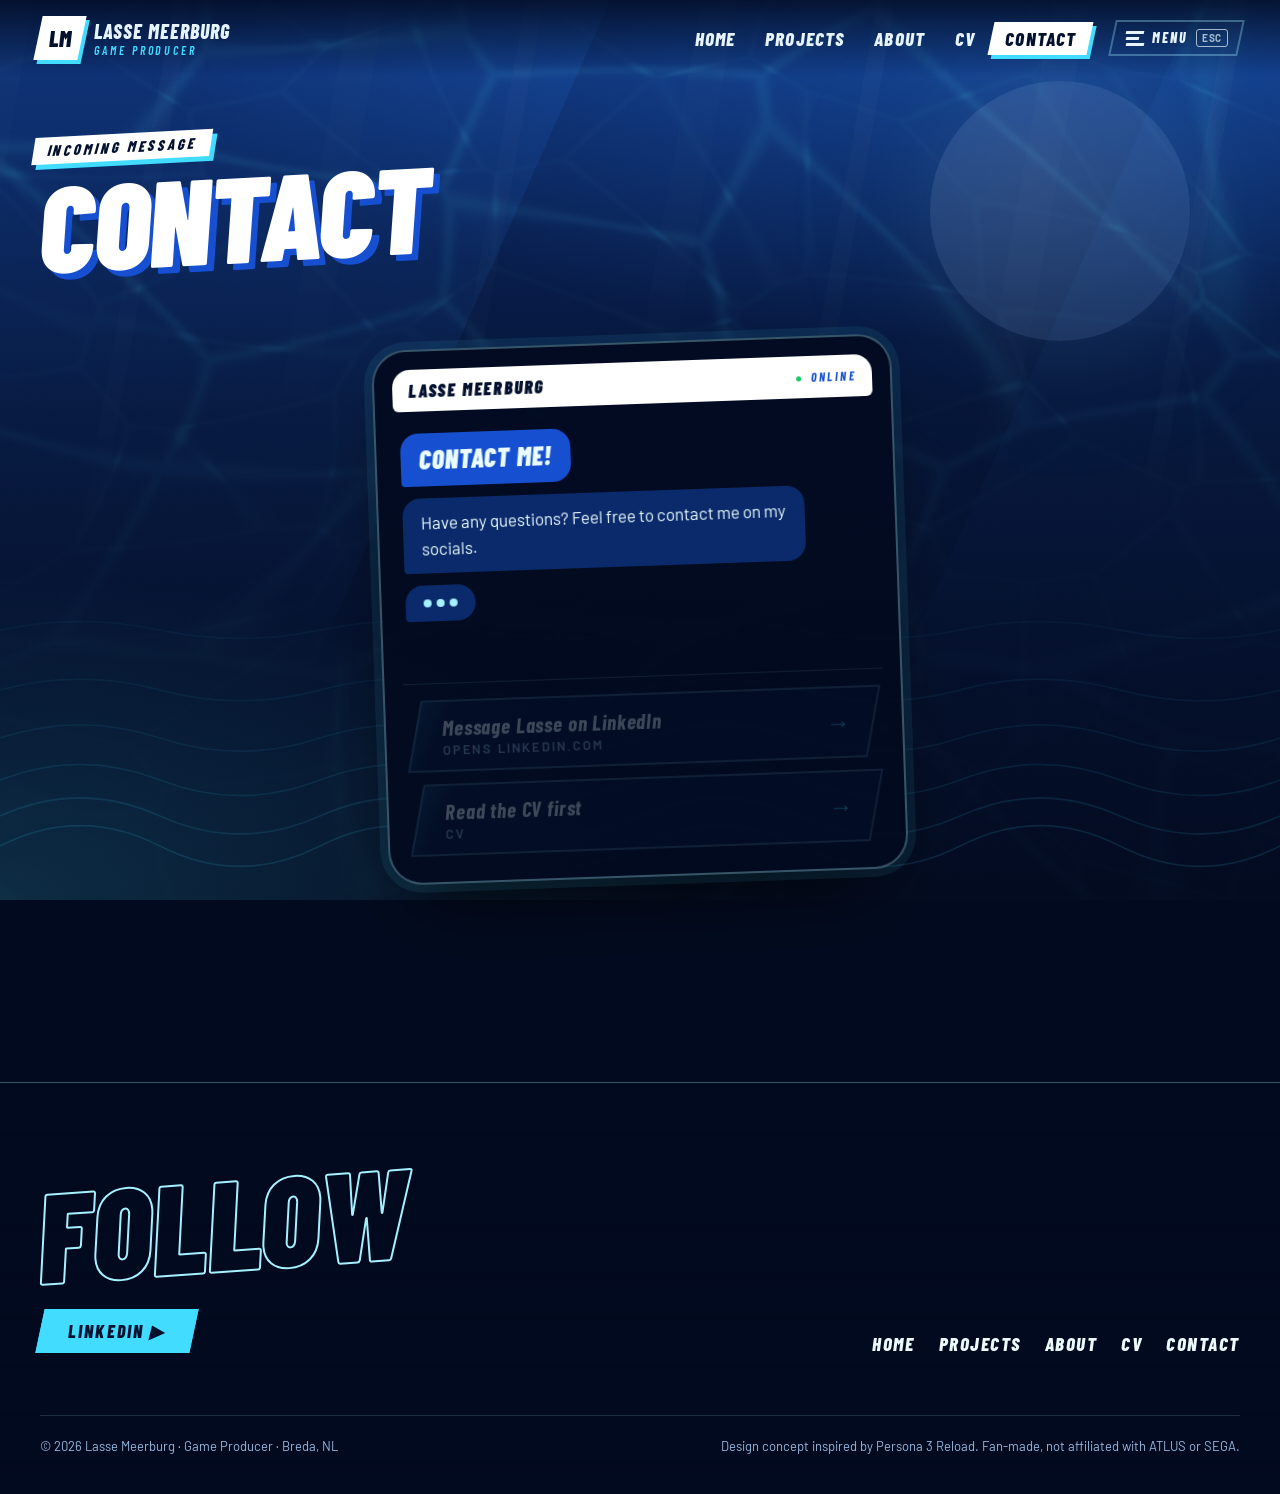
<file: contact.html>
<!doctype html>
<html lang="en" data-root="." data-page="contact">
<head>
<meta charset="utf-8">
<meta name="viewport" content="width=device-width, initial-scale=1">
<title>Contact — Lasse Meerburg</title>
<meta name="description" content="Get in touch with Lasse Meerburg, Game Producer.">
<link rel="canonical" href="https://aceevans.github.io/p3r-portfolio/contact.html">
<meta property="og:type" content="website">
<meta property="og:site_name" content="Lasse Meerburg — Game Producer">
<meta property="og:title" content="Contact — Lasse Meerburg">
<meta property="og:description" content="Get in touch with Lasse Meerburg, Game Producer.">
<meta property="og:url" content="https://aceevans.github.io/p3r-portfolio/contact.html">
<meta property="og:image" content="https://aceevans.github.io/p3r-portfolio/assets/img/og/home.jpg">
<meta property="og:image:width" content="1200">
<meta property="og:image:height" content="630">
<meta property="og:image:alt" content="Contact — Lasse Meerburg — portfolio preview">
<meta name="twitter:card" content="summary_large_image">
<meta name="theme-color" content="#051538">
<link rel="icon" href="data:image/svg+xml,%3Csvg xmlns='http://www.w3.org/2000/svg' viewBox='0 0 32 32'%3E%3Crect width='32' height='32' rx='7' fill='%23051538'/%3E%3Ccircle cx='16' cy='16' r='10' fill='%2341dcff'/%3E%3Ccircle cx='21' cy='12' r='9' fill='%23051538'/%3E%3C/svg%3E">
<link rel="preconnect" href="https://fonts.googleapis.com">
<link rel="preconnect" href="https://fonts.gstatic.com" crossorigin>
<link rel="stylesheet" href="https://fonts.googleapis.com/css2?family=Barlow+Condensed:ital,wght@0,500;0,600;0,700;0,800;0,900;1,500;1,600;1,700;1,800;1,900&family=Barlow:ital,wght@0,400;0,500;0,600;0,700;1,400&family=Cinzel:wght@500;700&display=swap">
<link rel="stylesheet" href="assets/css/style.css">
<script>(function(d){d.classList.add('js');try{var q=location.search.match(/[?&]theme=(dark-hour|day)(?=&|$)/),t=q?q[1]:localStorage.getItem('p3-theme');if(q)localStorage.setItem('p3-theme',t);if(t==='dark-hour'||(!t&&new Date().getHours()===0))d.dataset.theme='dark-hour';if(sessionStorage.getItem('p3-wipe')||!sessionStorage.getItem('p3-seen'))d.classList.add('wipe-pending')}catch(e){}setTimeout(function(){if(!window.__p3)d.classList.remove('js','wipe-pending')},3000)})(document.documentElement)</script>
<script src="assets/js/site.js" defer></script>
</head>
<body>
<noscript><nav class="wrap" style="padding:20px 0"><a href="index.html">Home</a> · <a href="projects.html">Projects</a> · <a href="about.html">About</a> · <a href="cv.html">CV</a> · <a href="contact.html">Contact</a></nav></noscript>

<main id="main">
  <section class="section" style="padding-top:calc(var(--header-h) + 60px)" aria-labelledby="page-title">
    <div class="wrap">
      <header class="title">
        <span class="title__kicker">Incoming message</span>
        <h1 class="title__main" id="page-title">Contact</h1>
      </header>

      <div class="phone" data-chat>
        <div class="phone__top"><span>Lasse Meerburg</span><span class="phone__status">Online</span></div>
        <div class="phone__chat" aria-live="polite">
          <p class="msg msg--title">Contact me!</p>
          <p class="msg">Have any questions? Feel free to contact me on my socials.</p>
          <p class="msg">You can find me on LinkedIn.</p>
        </div>
        <div class="phone__reply">
          <a class="choice" href="https://www.linkedin.com/in/lasse-meerburg-8530b225b/" target="_blank" rel="noopener">Message Lasse on LinkedIn<small>Opens linkedin.com</small></a>
          <a class="choice" href="cv.html">Read the CV first<small>CV</small></a>
        </div>
      </div>
    </div>
  </section>
</main>
</body>
</html>
</file>
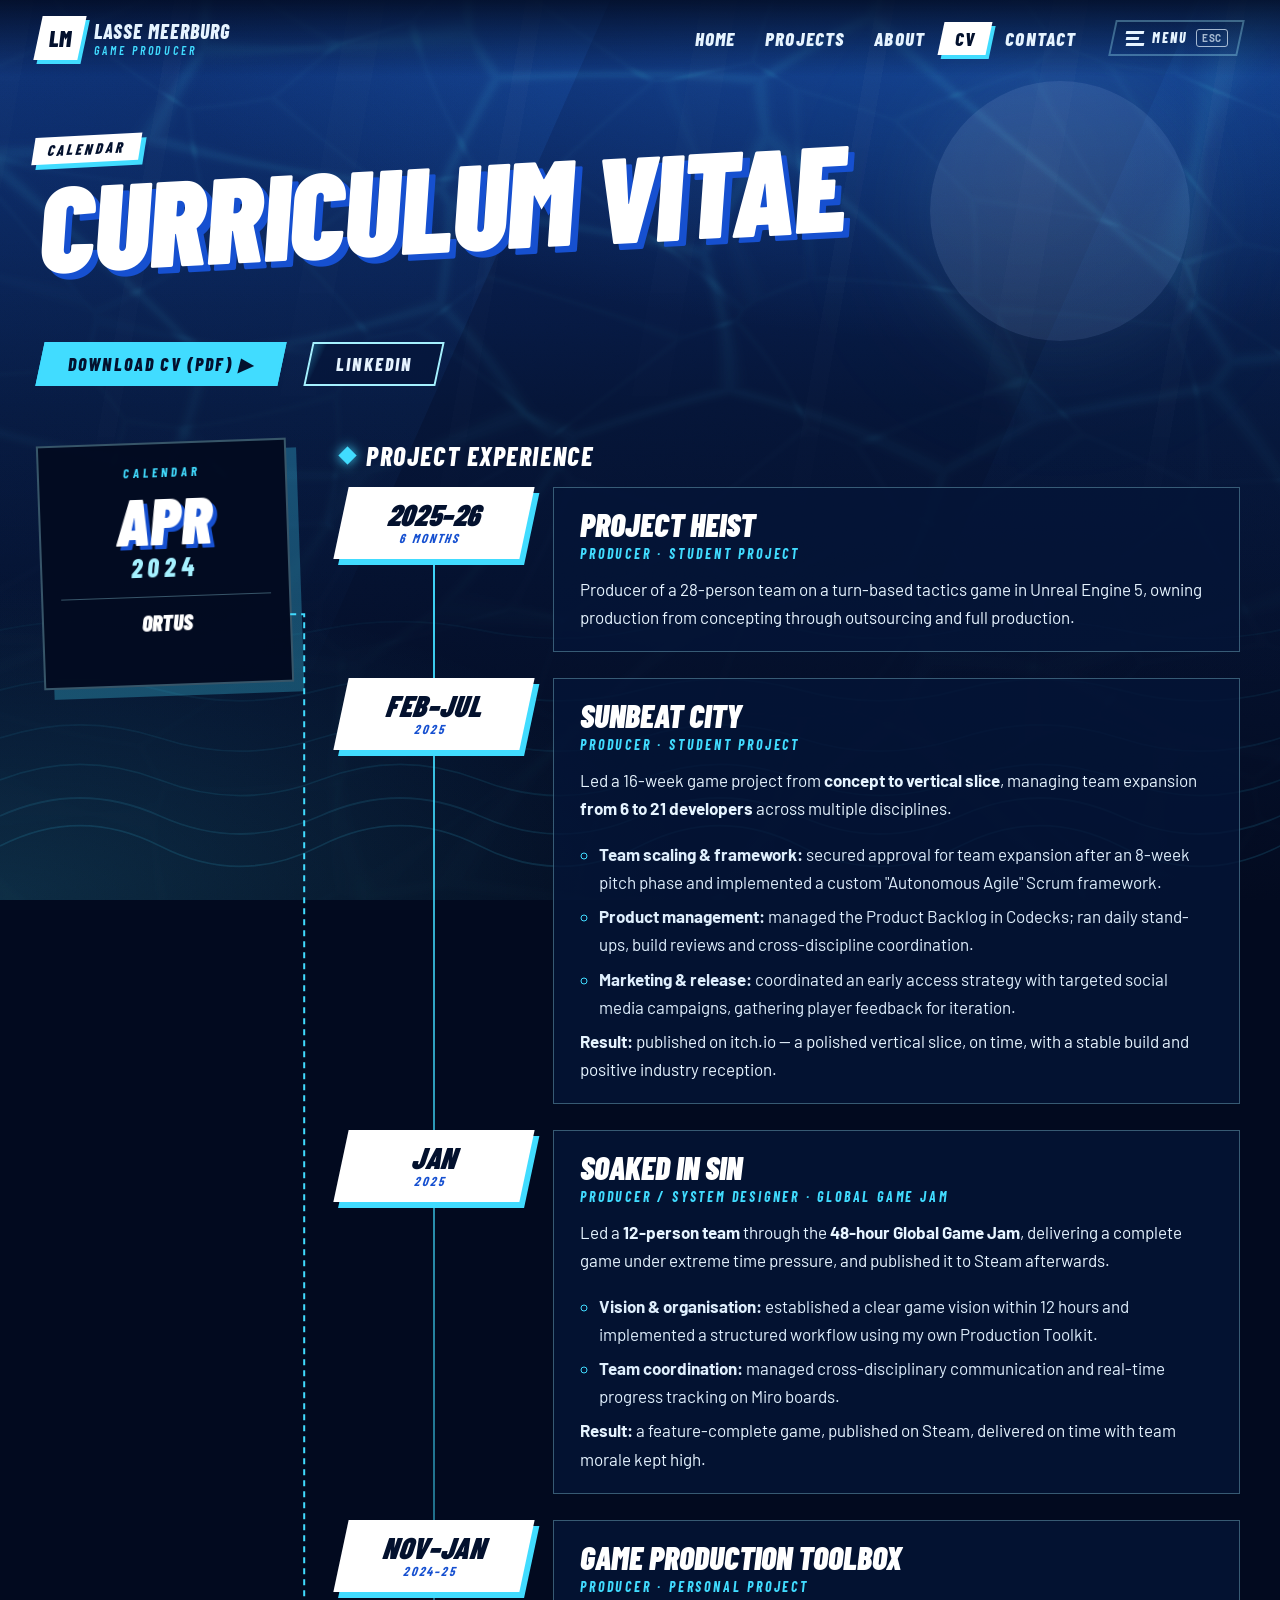
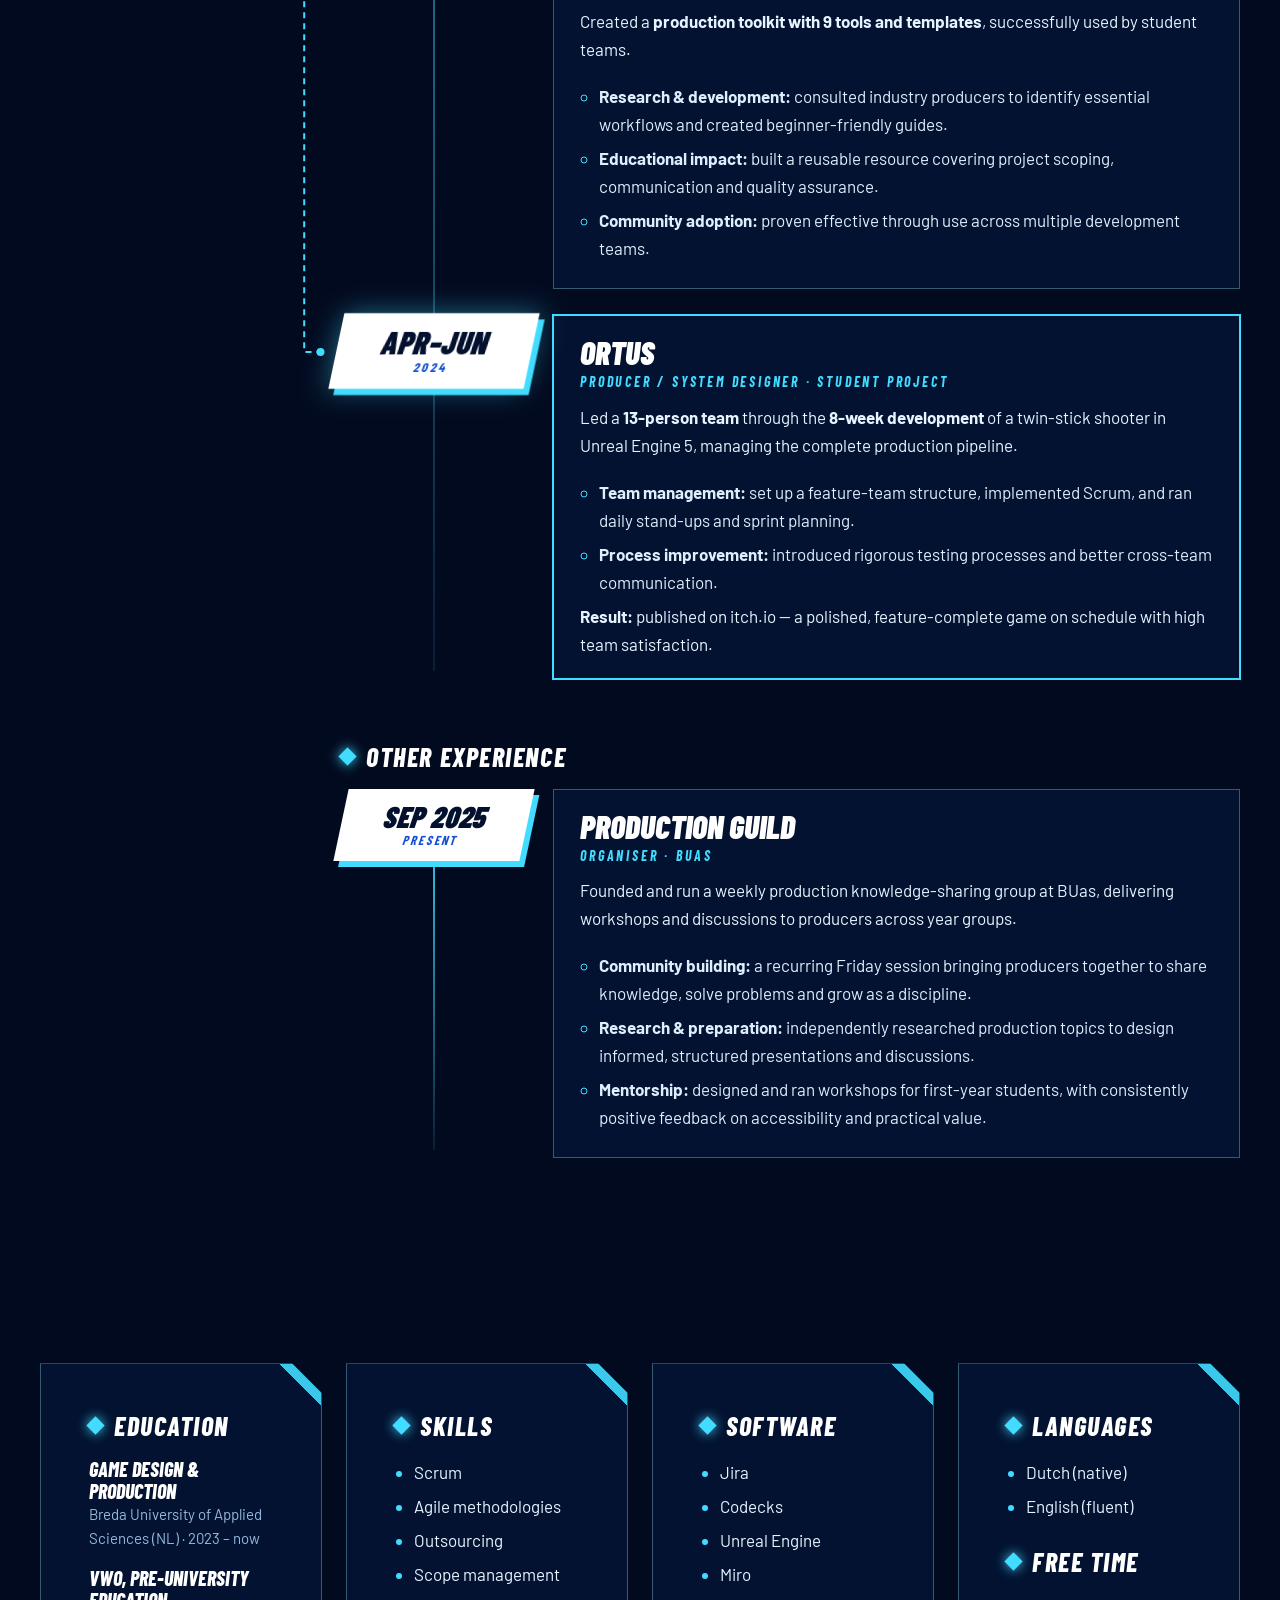
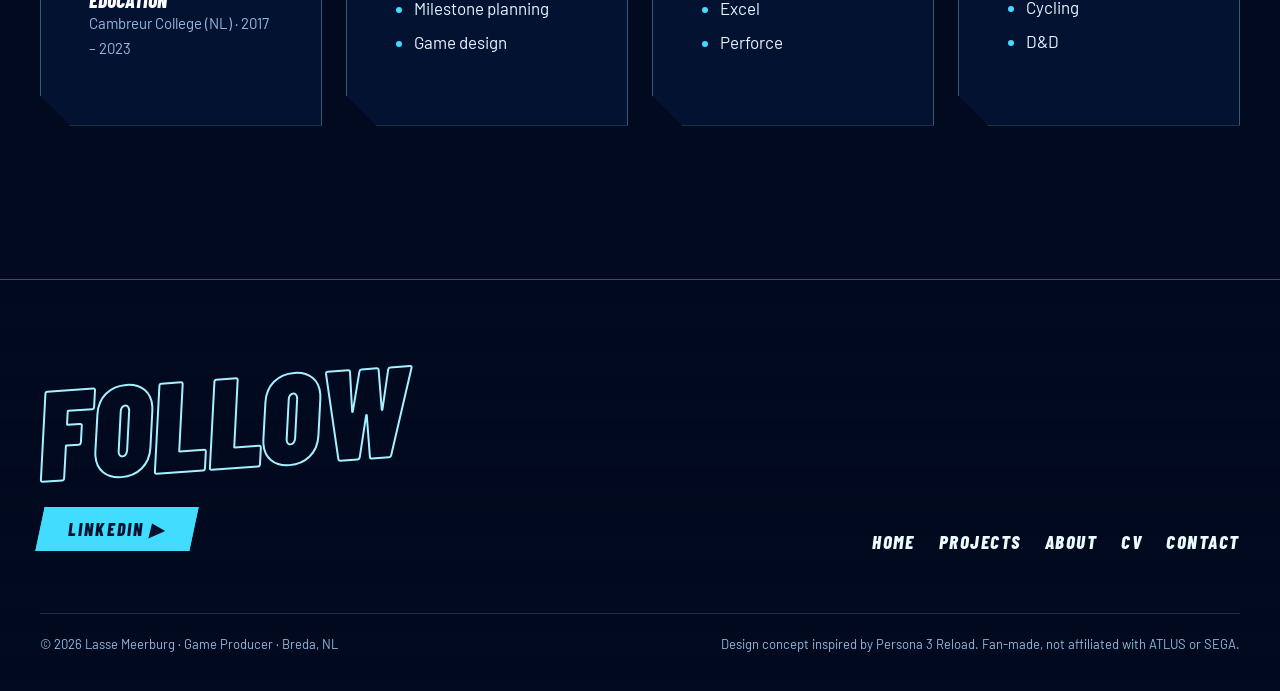
<file: cv.html>
<!doctype html>
<html lang="en" data-root="." data-page="cv">
<head>
<meta charset="utf-8">
<meta name="viewport" content="width=device-width, initial-scale=1">
<title>CV — Lasse Meerburg</title>
<meta name="description" content="CV of Lasse Meerburg, Game Producer: project experience, education, skills and software.">
<link rel="canonical" href="https://aceevans.github.io/p3r-portfolio/cv.html">
<meta property="og:type" content="website">
<meta property="og:site_name" content="Lasse Meerburg — Game Producer">
<meta property="og:title" content="CV — Lasse Meerburg">
<meta property="og:description" content="CV of Lasse Meerburg, Game Producer: project experience, education, skills and software.">
<meta property="og:url" content="https://aceevans.github.io/p3r-portfolio/cv.html">
<meta property="og:image" content="https://aceevans.github.io/p3r-portfolio/assets/img/og/home.jpg">
<meta property="og:image:width" content="1200">
<meta property="og:image:height" content="630">
<meta property="og:image:alt" content="CV — Lasse Meerburg — portfolio preview">
<meta name="twitter:card" content="summary_large_image">
<meta name="theme-color" content="#051538">
<link rel="icon" href="data:image/svg+xml,%3Csvg xmlns='http://www.w3.org/2000/svg' viewBox='0 0 32 32'%3E%3Crect width='32' height='32' rx='7' fill='%23051538'/%3E%3Ccircle cx='16' cy='16' r='10' fill='%2341dcff'/%3E%3Ccircle cx='21' cy='12' r='9' fill='%23051538'/%3E%3C/svg%3E">
<link rel="preconnect" href="https://fonts.googleapis.com">
<link rel="preconnect" href="https://fonts.gstatic.com" crossorigin>
<link rel="stylesheet" href="https://fonts.googleapis.com/css2?family=Barlow+Condensed:ital,wght@0,500;0,600;0,700;0,800;0,900;1,500;1,600;1,700;1,800;1,900&family=Barlow:ital,wght@0,400;0,500;0,600;0,700;1,400&family=Cinzel:wght@500;700&display=swap">
<link rel="stylesheet" href="assets/css/style.css">
<script>(function(d){d.classList.add('js');try{var q=location.search.match(/[?&]theme=(dark-hour|day)(?=&|$)/),t=q?q[1]:localStorage.getItem('p3-theme');if(q)localStorage.setItem('p3-theme',t);if(t==='dark-hour'||(!t&&new Date().getHours()===0))d.dataset.theme='dark-hour';if(sessionStorage.getItem('p3-wipe')||!sessionStorage.getItem('p3-seen'))d.classList.add('wipe-pending')}catch(e){}setTimeout(function(){if(!window.__p3)d.classList.remove('js','wipe-pending')},3000)})(document.documentElement)</script>
<script src="assets/js/site.js" defer></script>
</head>
<body>
<noscript><nav class="wrap" style="padding:20px 0"><a href="index.html">Home</a> · <a href="projects.html">Projects</a> · <a href="about.html">About</a> · <a href="cv.html">CV</a> · <a href="contact.html">Contact</a></nav></noscript>

<main id="main">
  <section class="section" style="padding-top:calc(var(--header-h) + 60px)" aria-labelledby="page-title">
    <div class="wrap">
      <header class="title">
        <span class="title__kicker">Calendar</span>
        <h1 class="title__main" id="page-title">Curriculum Vitae</h1>
      </header>

      <div class="btn-row" style="margin-bottom:56px">
        <a class="btn btn--solid" href="https://lassemeerburg.squarespace.com/s/CV-Lasse-Meerburg-19-2-2026.pdf" target="_blank" rel="noopener">Download CV (PDF) ▶</a>
        <a class="btn" href="https://www.linkedin.com/in/lasse-meerburg-8530b225b/" target="_blank" rel="noopener">LinkedIn</a>
      </div>

      <div class="cv-layout">
        <aside class="daycal" aria-hidden="true">
          <p class="daycal__label">Calendar</p>
          <div class="daycal__date"><b class="daycal__md"></b></div>
          <div class="daycal__year"></div>
          <p class="daycal__event"></p>
          <p class="daycal__fx"></p>
        </aside>
        <div class="cv-layout__main">
          <h2 class="label">Project experience</h2>
          <ol class="timeline" reversed>
            <li class="tl" data-date="2025" data-span="2025–26" data-title="Project Heist" data-reveal>
              <div class="tl__date"><b>2025–26</b><span>6 months</span></div>
              <div class="tl__body">
                <h3><a href="projects/project-heist.html">Project Heist</a></h3>
                <p class="tl__role">Producer · Student project</p>
                <p>Producer of a 28-person team on a turn-based tactics game in Unreal Engine 5, owning production from concepting through outsourcing and full production.</p>
              </div>
            </li>
            <li class="tl" data-date="2025-02" data-title="Sunbeat City" data-reveal>
              <div class="tl__date"><b>Feb–Jul</b><span>2025</span></div>
              <div class="tl__body">
                <h3><a href="projects/sunbeat-city.html">Sunbeat City</a></h3>
                <p class="tl__role">Producer · Student project</p>
                <p>Led a 16-week game project from <strong>concept to vertical slice</strong>, managing team expansion <strong>from 6 to 21 developers</strong> across multiple disciplines.</p>
                <ul>
                  <li><strong>Team scaling &amp; framework:</strong> secured approval for team expansion after an 8-week pitch phase and implemented a custom "Autonomous Agile" Scrum framework.</li>
                  <li><strong>Product management:</strong> managed the Product Backlog in Codecks; ran daily stand-ups, build reviews and cross-discipline coordination.</li>
                  <li><strong>Marketing &amp; release:</strong> coordinated an early access strategy with targeted social media campaigns, gathering player feedback for iteration.</li>
                </ul>
                <p><strong>Result:</strong> published on itch.io — a polished vertical slice, on time, with a stable build and positive industry reception.</p>
              </div>
            </li>
            <li class="tl" data-date="2025-01" data-title="Soaked in Sin" data-reveal>
              <div class="tl__date"><b>Jan</b><span>2025</span></div>
              <div class="tl__body">
                <h3><a href="projects/soaked-in-sin.html">Soaked in Sin</a></h3>
                <p class="tl__role">Producer / System Designer · Global Game Jam</p>
                <p>Led a <strong>12-person team</strong> through the <strong>48-hour Global Game Jam</strong>, delivering a complete game under extreme time pressure, and published it to Steam afterwards.</p>
                <ul>
                  <li><strong>Vision &amp; organisation:</strong> established a clear game vision within 12 hours and implemented a structured workflow using my own Production Toolkit.</li>
                  <li><strong>Team coordination:</strong> managed cross-disciplinary communication and real-time progress tracking on Miro boards.</li>
                </ul>
                <p><strong>Result:</strong> a feature-complete game, published on Steam, delivered on time with team morale kept high.</p>
              </div>
            </li>
            <li class="tl" data-date="2024-11" data-title="Production Toolbox" data-reveal>
              <div class="tl__date"><b>Nov–Jan</b><span>2024–25</span></div>
              <div class="tl__body">
                <h3><a href="projects/production-toolbox.html">Game Production Toolbox</a></h3>
                <p class="tl__role">Producer · Personal project</p>
                <p>Created a <strong>production toolkit with 9 tools and templates</strong>, successfully used by student teams.</p>
                <ul>
                  <li><strong>Research &amp; development:</strong> consulted industry producers to identify essential workflows and created beginner-friendly guides.</li>
                  <li><strong>Educational impact:</strong> built a reusable resource covering project scoping, communication and quality assurance.</li>
                  <li><strong>Community adoption:</strong> proven effective through use across multiple development teams.</li>
                </ul>
              </div>
            </li>
            <li class="tl" data-date="2024-04" data-title="ORTUS" data-reveal>
              <div class="tl__date"><b>Apr–Jun</b><span>2024</span></div>
              <div class="tl__body">
                <h3><a href="projects/ortus.html">ORTUS</a></h3>
                <p class="tl__role">Producer / System Designer · Student project</p>
                <p>Led a <strong>13-person team</strong> through the <strong>8-week development</strong> of a twin-stick shooter in Unreal Engine 5, managing the complete production pipeline.</p>
                <ul>
                  <li><strong>Team management:</strong> set up a feature-team structure, implemented Scrum, and ran daily stand-ups and sprint planning.</li>
                  <li><strong>Process improvement:</strong> introduced rigorous testing processes and better cross-team communication.</li>
                </ul>
                <p><strong>Result:</strong> published on itch.io — a polished, feature-complete game on schedule with high team satisfaction.</p>
              </div>
            </li>
          </ol>

          <h2 class="label" id="other-title" style="margin-top:64px">Other experience</h2>
          <ol class="timeline">
            <li class="tl" data-date="2025-09" data-title="Production Guild" data-reveal>
              <div class="tl__date"><b>Sep 2025</b><span>Present</span></div>
              <div class="tl__body">
                <h3>Production Guild</h3>
                <p class="tl__role">Organiser · BUas</p>
                <p>Founded and run a weekly production knowledge-sharing group at BUas, delivering workshops and discussions to producers across year groups.</p>
                <ul>
                  <li><strong>Community building:</strong> a recurring Friday session bringing producers together to share knowledge, solve problems and grow as a discipline.</li>
                  <li><strong>Research &amp; preparation:</strong> independently researched production topics to design informed, structured presentations and discussions.</li>
                  <li><strong>Mentorship:</strong> designed and ran workshops for first-year students, with consistently positive feedback on accessibility and practical value.</li>
                </ul>
              </div>
            </li>
          </ol>
        </div>
      </div>
    </div>
  </section>

  <section class="section section--tight" aria-label="Education, skills and languages">
    <div class="wrap">
      <div class="cv-grid">
        <div class="panel" data-reveal>
          <h2 class="label">Education</h2>
          <p class="cv-edu"><b>Game Design &amp; Production</b><span>Breda University of Applied Sciences (NL) · 2023 – now</span></p>
          <p class="cv-edu"><b>VWO, pre-university education</b><span>Cambreur College (NL) · 2017 – 2023</span></p>
        </div>
        <div class="panel" data-reveal>
          <h2 class="label">Skills</h2>
          <ul>
            <li>Scrum</li>
            <li>Agile methodologies</li>
            <li>Outsourcing</li>
            <li>Scope management</li>
            <li>Milestone planning</li>
            <li>Game design</li>
          </ul>
        </div>
        <div class="panel" data-reveal>
          <h2 class="label">Software</h2>
          <ul>
            <li>Jira</li>
            <li>Codecks</li>
            <li>Unreal Engine</li>
            <li>Miro</li>
            <li>Excel</li>
            <li>Perforce</li>
          </ul>
        </div>
        <div class="panel" data-reveal>
          <h2 class="label">Languages</h2>
          <ul>
            <li>Dutch (native)</li>
            <li>English (fluent)</li>
          </ul>
          <h2 class="label" style="margin-top:28px">Free time</h2>
          <ul>
            <li>Cycling</li>
            <li>D&amp;D</li>
          </ul>
        </div>
      </div>
    </div>
  </section>
</main>
</body>
</html>
</file>
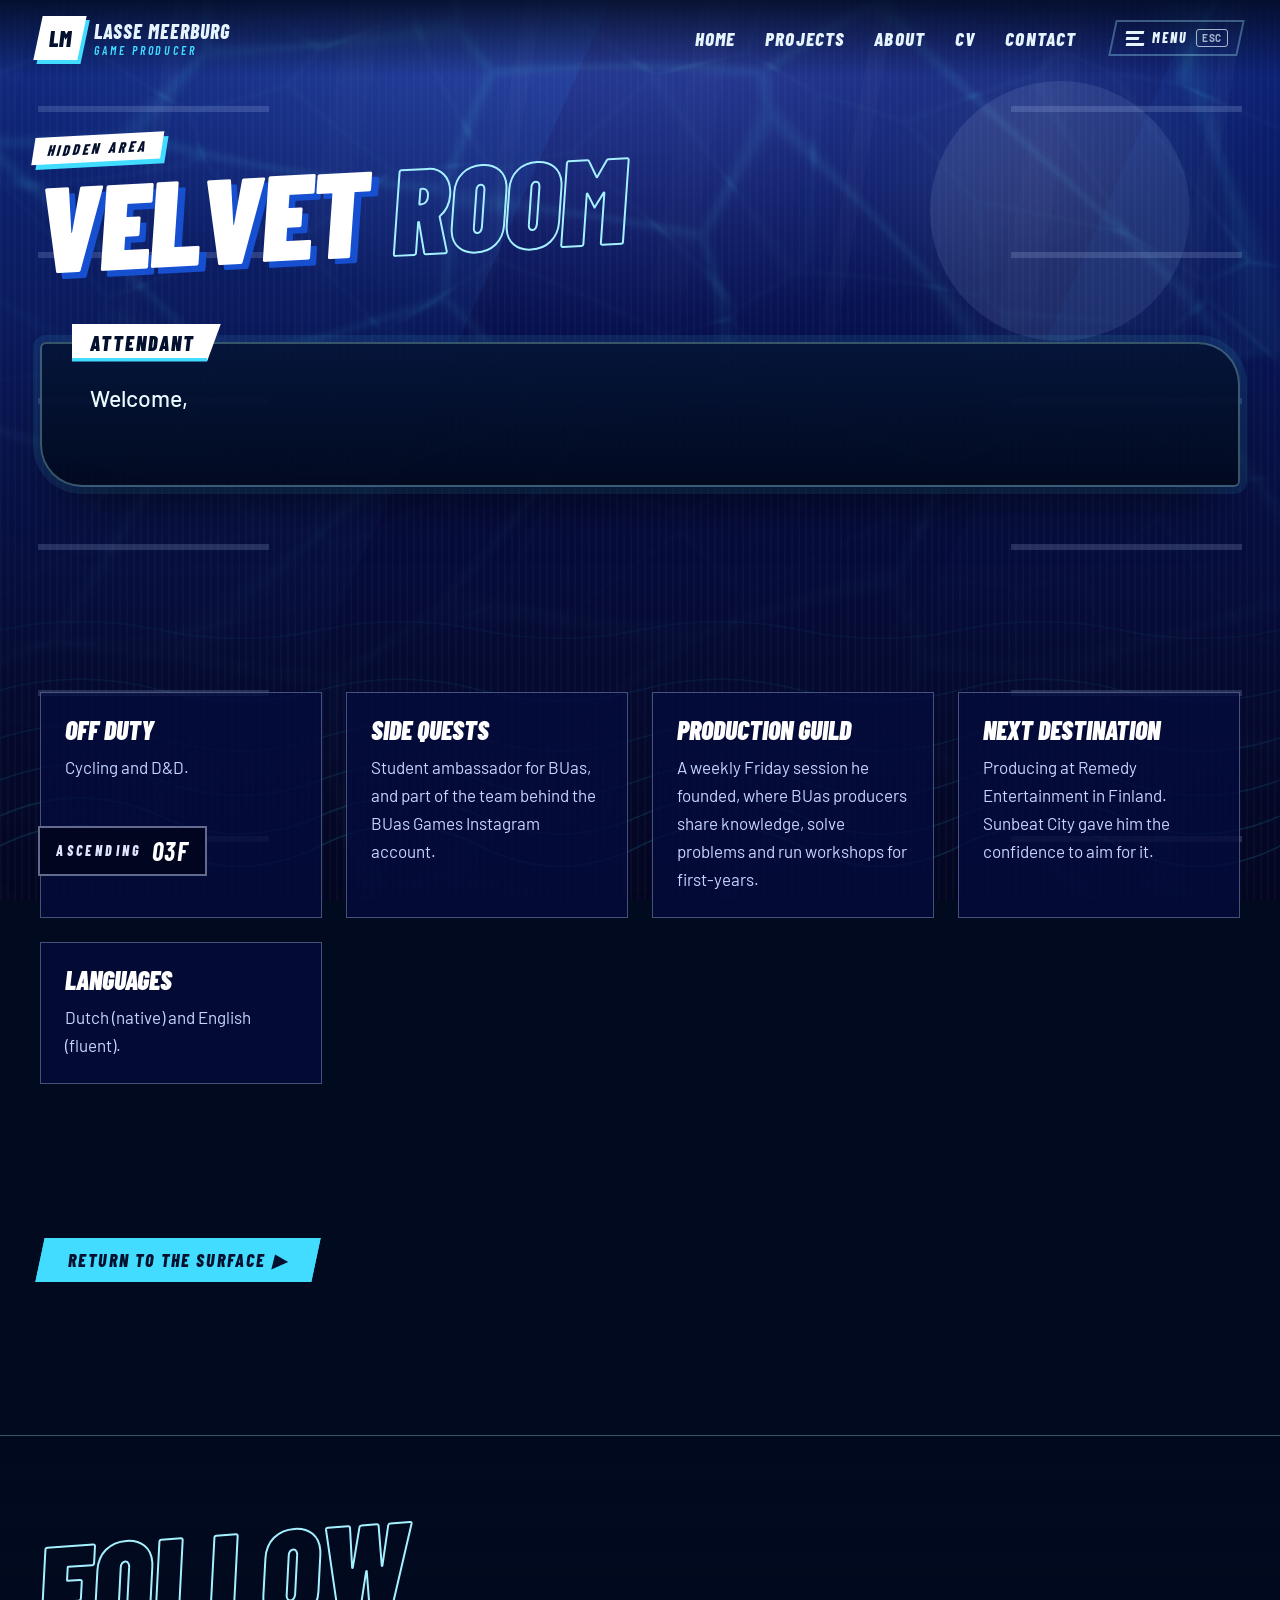
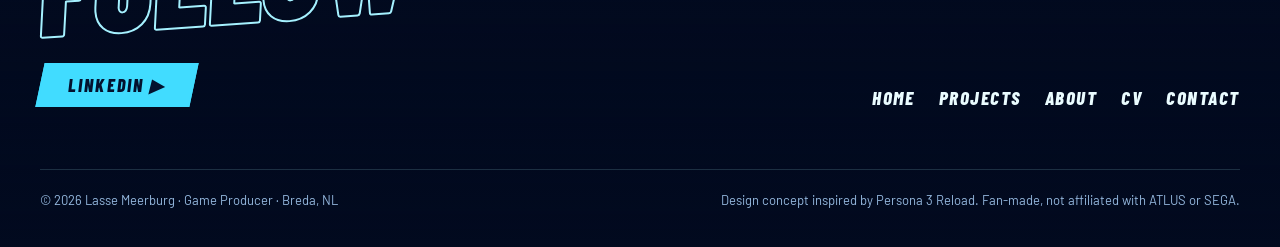
<file: velvet.html>
<!doctype html>
<html lang="en" data-root="." data-page="velvet">
<head>
<meta charset="utf-8">
<meta name="viewport" content="width=device-width, initial-scale=1">
<title>Velvet Room — Lasse Meerburg</title>
<meta name="description" content="A hidden room on Lasse Meerburg's portfolio.">
<link rel="canonical" href="https://aceevans.github.io/p3r-portfolio/velvet.html">
<meta property="og:type" content="website">
<meta property="og:site_name" content="Lasse Meerburg — Game Producer">
<meta property="og:title" content="Velvet Room — Lasse Meerburg">
<meta property="og:description" content="A hidden room on Lasse Meerburg's portfolio.">
<meta property="og:url" content="https://aceevans.github.io/p3r-portfolio/velvet.html">
<meta property="og:image" content="https://aceevans.github.io/p3r-portfolio/assets/img/og/home.jpg">
<meta property="og:image:width" content="1200">
<meta property="og:image:height" content="630">
<meta property="og:image:alt" content="Velvet Room — Lasse Meerburg — portfolio preview">
<meta name="twitter:card" content="summary_large_image">
<meta name="robots" content="noindex">
<meta name="theme-color" content="#0a1a6e">
<link rel="icon" href="data:image/svg+xml,%3Csvg xmlns='http://www.w3.org/2000/svg' viewBox='0 0 32 32'%3E%3Crect width='32' height='32' rx='7' fill='%23051538'/%3E%3Ccircle cx='16' cy='16' r='10' fill='%2341dcff'/%3E%3Ccircle cx='21' cy='12' r='9' fill='%23051538'/%3E%3C/svg%3E">
<link rel="preconnect" href="https://fonts.googleapis.com">
<link rel="preconnect" href="https://fonts.gstatic.com" crossorigin>
<link rel="stylesheet" href="https://fonts.googleapis.com/css2?family=Barlow+Condensed:ital,wght@0,500;0,600;0,700;0,800;0,900;1,500;1,600;1,700;1,800;1,900&family=Barlow:ital,wght@0,400;0,500;0,600;0,700;1,400&family=Cinzel:wght@500;700&display=swap">
<link rel="stylesheet" href="assets/css/style.css">
<script>(function(d){d.classList.add('js');try{var q=location.search.match(/[?&]theme=(dark-hour|day)(?=&|$)/),t=q?q[1]:localStorage.getItem('p3-theme');if(q)localStorage.setItem('p3-theme',t);if(t==='dark-hour'||(!t&&new Date().getHours()===0))d.dataset.theme='dark-hour';if(sessionStorage.getItem('p3-wipe')||!sessionStorage.getItem('p3-seen'))d.classList.add('wipe-pending')}catch(e){}setTimeout(function(){if(!window.__p3)d.classList.remove('js','wipe-pending')},3000)})(document.documentElement)</script>
<script src="assets/js/site.js" defer></script>
</head>
<body>
<noscript><nav class="wrap" style="padding:20px 0"><a href="index.html">Home</a> · <a href="projects.html">Projects</a> · <a href="about.html">About</a> · <a href="cv.html">CV</a> · <a href="contact.html">Contact</a></nav></noscript>
<div class="elevator" aria-hidden="true"></div>
<div class="floor" aria-hidden="true">Ascending <b>01F</b></div>

<main id="main">
  <section class="section" style="padding-top:calc(var(--header-h) + 60px)" aria-labelledby="page-title">
    <div class="wrap">
      <header class="title">
        <span class="title__kicker">Hidden area</span>
        <h1 class="title__main" id="page-title">Velvet <em>Room</em></h1>
      </header>

      <div class="dialog" data-typewriter data-reveal>
        <span class="dialog__name">Attendant</span>
        <p class="dialog__text">Welcome, guest. This room only opens for people who look a little closer. Since you found it, here is the side of Lasse that doesn't fit on a CV.</p>
      </div>
    </div>
  </section>

  <section class="section section--tight" aria-label="Off the record">
    <div class="wrap">
      <div class="velvet-grid" data-reveal>
        <div class="velvet-card"><h3>Off duty</h3><p>Cycling and D&amp;D.</p></div>
        <div class="velvet-card"><h3>Side quests</h3><p>Student ambassador for BUas, and part of the team behind the BUas Games Instagram account.</p></div>
        <div class="velvet-card"><h3>Production Guild</h3><p>A weekly Friday session he founded, where BUas producers share knowledge, solve problems and run workshops for first-years.</p></div>
        <div class="velvet-card"><h3>Next destination</h3><p>Producing at Remedy Entertainment in Finland. Sunbeat City gave him the confidence to aim for it.</p></div>
        <div class="velvet-card"><h3>Languages</h3><p>Dutch (native) and English (fluent).</p></div>
      </div>
    </div>
  </section>

  <section class="section section--tight" aria-label="Leave">
    <div class="wrap">
      <div class="btn-row"><a class="btn btn--solid" href="index.html">Return to the surface ▶</a></div>
    </div>
  </section>
</main>
</body>
</html>
</file>
<file: assets/css/style.css>
/* ==========================================================================
   Lasse Meerburg — portfolio concept
   Visual direction inspired by Persona 3 Reload (fan-made, unofficial).
   ========================================================================== */

/* ---------- Tokens ------------------------------------------------------- */
:root {
  --abyss: #020a1f;
  --night: #051538;
  --deep: #0b2a6b;
  --blue: #1650d0;
  --azure: #2b86ff;
  --cyan: #41dcff;
  --aqua: #a5f1ff;
  --foam: #eafcff;
  --white: #ffffff;
  --ink: #03112e;
  --accent: #ff3d6e;
  --moon: #dff6ff;
  --moon-glow: rgba(165, 241, 255, .35);

  --text: #e6f4ff;
  --muted: #95b9df;
  --panel: rgba(5, 21, 56, .78);
  --panel-strong: rgba(2, 10, 31, .94);
  --line: rgba(165, 241, 255, .32);

  --skew: -12deg;
  --ease: cubic-bezier(.2, .9, .2, 1);
  --ease-back: cubic-bezier(.34, 1.56, .64, 1);
  --ease-snap: cubic-bezier(.7, 0, .2, 1);
  --header-h: 76px;

  --f-display: "Barlow Condensed", "Arial Narrow", sans-serif;
  --f-body: "Barlow", system-ui, -apple-system, "Segoe UI", sans-serif;
  --f-tarot: "Cinzel", Georgia, serif;

  color-scheme: dark;
}

/* The Dark Hour: same layout, a sicker palette. */
:root[data-theme="dark-hour"] {
  --abyss: #020803;
  --night: #06170b;
  --deep: #0f3418;
  --blue: #2b6a20;
  --azure: #6fcf2f;
  --cyan: #c4ff4d;
  --aqua: #e3ffad;
  --foam: #f5ffe6;
  --ink: #071203;
  --accent: #e0002a;
  --moon: #f6f39a;
  --moon-glow: rgba(225, 255, 120, .45);

  --text: #effbe2;
  --muted: #a7c596;
  --panel: rgba(6, 23, 11, .8);
  --panel-strong: rgba(2, 10, 4, .95);
  --line: rgba(196, 255, 77, .32);
}

/* ---------- Base --------------------------------------------------------- */
*, *::before, *::after { box-sizing: border-box; }

html {
  -webkit-text-size-adjust: 100%;
  scroll-behavior: smooth;
  scroll-padding-top: calc(var(--header-h) + 16px);
  background: var(--abyss);
}

/* No body background: the root paints the base colour, and the fixed .bg layer
   (z-index -1) has to sit above it but below all content. */
body {
  margin: 0;
  min-height: 100vh;
  color: var(--text);
  font: 400 17px/1.65 var(--f-body);
  overflow-x: hidden;
  transition: color .6s;
}

img { max-width: 100%; display: block; }
a { color: var(--cyan); }
p { margin: 0 0 1.1em; }
::selection { background: var(--cyan); color: var(--ink); }
:focus-visible { outline: 3px solid var(--cyan); outline-offset: 3px; }

.sr-only {
  position: absolute; width: 1px; height: 1px; padding: 0; margin: -1px;
  overflow: hidden; clip: rect(0 0 0 0); white-space: nowrap; border: 0;
}

.skip {
  position: fixed; left: 16px; top: -60px; z-index: 300;
  padding: 10px 16px; background: var(--white); color: var(--ink);
  font: 800 italic 16px/1 var(--f-display); letter-spacing: .1em; text-transform: uppercase;
  text-decoration: none; transition: top .2s;
}
.skip:focus { top: 12px; }

.wrap { width: min(1200px, 100% - 32px); margin-inline: auto; }
.section { position: relative; padding: clamp(64px, 10vw, 140px) 0; }
.section--tight { padding: clamp(40px, 6vw, 80px) 0; }

/* Page-transition guard: keeps the incoming page covered until the wipe runs.
   Auto-reveals after 1.5s in case the script never loads. */
.wipe-pending body { visibility: hidden; animation: unhide 0s 1.5s forwards; }
@keyframes unhide { to { visibility: visible; } }

/* ---------- Background --------------------------------------------------- */
.bg {
  position: fixed; inset: 0; z-index: -1; overflow: hidden; pointer-events: none;
  background:
    radial-gradient(120% 80% at 78% -10%, color-mix(in srgb, var(--azure) 42%, transparent), transparent 60%),
    radial-gradient(90% 60% at 0% 100%, color-mix(in srgb, var(--cyan) 16%, transparent), transparent 60%),
    linear-gradient(180deg, var(--deep) 0%, var(--night) 45%, var(--abyss) 100%);
  transition: background .8s;
}
.bg__shard {
  position: absolute; top: -20vh; width: 60vw; height: 140vh;
  background: linear-gradient(180deg, color-mix(in srgb, var(--azure) 16%, transparent), transparent 70%);
  transform: skewX(-24deg);
}
.bg__shard--1 { left: -28vw; }
.bg__shard--2 { right: -38vw; opacity: .55; }
.bg__rays {
  position: absolute; inset: -20% -10%;
  background: repeating-linear-gradient(100deg,
    transparent 0 9%, rgba(255, 255, 255, .035) 9% 11%,
    transparent 11% 19%, rgba(255, 255, 255, .05) 19% 20%);
  -webkit-mask-image: linear-gradient(180deg, #000 0%, transparent 75%);
  mask-image: linear-gradient(180deg, #000 0%, transparent 75%);
  animation: rays 18s ease-in-out infinite alternate;
}
@keyframes rays { to { transform: translateX(4%) skewX(-4deg); } }

.bg__moon {
  position: absolute; top: 9vh; right: 7vw;
  width: min(22vw, 260px); aspect-ratio: 1; border-radius: 50%;
  background: radial-gradient(circle at 38% 35%, var(--moon), color-mix(in srgb, var(--moon) 65%, var(--azure)) 72%);
  box-shadow: 0 0 60px 18px var(--moon-glow), 0 0 220px 60px color-mix(in srgb, var(--moon-glow) 45%, transparent);
  opacity: .14;
  transition: width 1.2s var(--ease), top 1.2s var(--ease), right 1.2s var(--ease), opacity 1.2s, translate .7s ease-out;
}
:root[data-theme="dark-hour"] .bg__moon { opacity: .85; width: min(48vw, 580px); top: -8vh; right: -8vw; }

.bg__waves {
  position: absolute; left: 0; bottom: -2vh; width: 200%; height: 40vh;
  color: var(--cyan); opacity: .35;
  animation: waves 26s linear infinite;
}
.bg__waves svg { width: 100%; height: 100%; }
@keyframes waves { to { transform: translateX(-50%); } }

.bubble {
  position: absolute; bottom: -40px; left: var(--x);
  width: var(--s); height: var(--s); border-radius: 50%;
  border: 1px solid color-mix(in srgb, var(--aqua) 55%, transparent);
  background: radial-gradient(circle at 30% 30%, rgba(255, 255, 255, .55), transparent 42%);
  opacity: 0;
  animation: rise var(--d) linear var(--delay) infinite;
}
@keyframes rise {
  0% { transform: translate(0, 0); opacity: 0; }
  10% { opacity: .75; }
  50% { transform: translate(var(--drift), -55vh); }
  90% { opacity: .5; }
  100% { transform: translate(0, -112vh); opacity: 0; }
}

.bg__grain {
  position: absolute; inset: 0; opacity: .06; mix-blend-mode: overlay;
  background-image: url("data:image/svg+xml;utf8,<svg xmlns='http://www.w3.org/2000/svg' width='160' height='160'><filter id='n'><feTurbulence type='fractalNoise' baseFrequency='.9' numOctaves='2' stitchTiles='stitch'/></filter><rect width='100%' height='100%' filter='url(%23n)'/></svg>");
}
:root[data-theme="dark-hour"] .bg::after {
  content: ""; position: absolute; inset: 0;
  background: radial-gradient(ellipse at 50% 125%, rgba(170, 0, 24, .4), transparent 60%);
}

/* ---------- Header ------------------------------------------------------- */
.hdr {
  position: fixed; inset: 0 0 auto 0; z-index: 50;
  height: var(--header-h);
  display: flex; align-items: center; gap: clamp(10px, 2vw, 22px);
  padding: 0 clamp(16px, 3vw, 40px);
  background: linear-gradient(180deg, color-mix(in srgb, var(--abyss) 85%, transparent), transparent);
  transition: background .3s, box-shadow .3s, translate .45s var(--ease);
}
.hdr.is-scrolled { background: var(--panel-strong); box-shadow: 0 1px 0 var(--line); }
.hdr.is-hidden { translate: 0 -105%; }

.brand { display: flex; align-items: center; gap: 12px; color: var(--text); text-decoration: none; }
.brand__mark {
  display: grid; place-items: center; width: 44px; height: 44px; flex: none;
  background: var(--white); color: var(--ink);
  font: 900 italic 22px/1 var(--f-display);
  transform: skew(var(--skew)); box-shadow: 4px 4px 0 var(--cyan);
  transition: box-shadow .2s, transform .2s var(--ease);
}
.brand__mark span { transform: skew(12deg); }
.brand:hover .brand__mark { box-shadow: 6px 6px 0 var(--cyan); transform: skew(var(--skew)) translate(-2px, -2px); }
.brand__name { font: 800 italic 20px/1 var(--f-display); letter-spacing: .05em; text-transform: uppercase; white-space: nowrap; }
.brand__name small { display: block; margin-top: 3px; font-weight: 600; font-size: 12px; color: var(--cyan); letter-spacing: .24em; }

.nav { margin-left: auto; display: flex; gap: 2px; }
.nav a {
  position: relative; isolation: isolate;
  padding: 9px 14px;
  font: 800 italic 19px/1 var(--f-display); letter-spacing: .06em; text-transform: uppercase;
  color: var(--text); text-decoration: none;
  transition: color .2s;
}
.nav a::before {
  content: ""; position: absolute; inset: 2px 0; z-index: -1;
  background: var(--white);
  transform: skew(var(--skew)) scaleX(0); transform-origin: left;
  transition: transform .35s var(--ease-back);
}
.nav a:hover, .nav a[aria-current="page"] { color: var(--ink); }
.nav a:hover::before, .nav a[aria-current="page"]::before { transform: skew(var(--skew)) scaleX(1); }
.nav a[aria-current="page"]::before { box-shadow: 4px 4px 0 var(--cyan); }

/* Calendar (top-right date, moon phase, time of day) */
.cal { display: grid; justify-items: end; gap: 2px; transform: rotate(-3deg); user-select: none; }
.cal__date { display: flex; align-items: flex-start; gap: 6px; }
.cal__md { font: 900 italic 34px/.9 var(--f-display); color: var(--white); text-shadow: 3px 3px 0 var(--blue); }
.cal__dow {
  padding: 3px 7px; background: var(--cyan); color: var(--ink);
  font: 800 italic 13px/1 var(--f-display); letter-spacing: .08em;
  transform: skew(var(--skew));
}
.cal__dow[data-day="0"] { background: var(--accent); color: var(--white); }
.cal__dow[data-day="6"] { background: var(--azure); color: var(--white); }
.cal__row { display: flex; align-items: center; gap: 6px; }
.cal__tod { font: 700 italic 12px/1 var(--f-display); letter-spacing: .18em; text-transform: uppercase; color: var(--aqua); white-space: nowrap; }
.moon { width: 18px; height: 18px; }
.moon__dark { fill: color-mix(in srgb, var(--night) 70%, var(--azure)); stroke: color-mix(in srgb, var(--aqua) 40%, transparent); stroke-width: 1; }
.moon__lit { fill: var(--moon); }
:root[data-theme="dark-hour"] .cal__tod { color: var(--cyan); animation: flicker 3s infinite; }
@keyframes flicker { 0%, 92%, 100% { opacity: 1; } 94% { opacity: .2; } 96% { opacity: .9; } 97% { opacity: .3; } }

.dh-btn, .menu-btn, .sfx-btn {
  position: relative; isolation: isolate;
  display: inline-flex; align-items: center; gap: 8px;
  padding: 9px 14px; border: 0; background: none; cursor: pointer;
  color: var(--text);
  font: 800 italic 14px/1 var(--f-display); letter-spacing: .14em; text-transform: uppercase;
  transform: translate(var(--mx, 0px), var(--my, 0px));
  transition: color .2s, scale .15s var(--ease-back), transform .25s ease-out;
}
.dh-btn:active, .menu-btn:active, .sfx-btn:active { scale: .88; }
.dh-btn::before, .menu-btn::before, .sfx-btn::before {
  content: ""; position: absolute; inset: 0; z-index: -1;
  border: 2px solid var(--line); transform: skew(var(--skew));
  transition: background .2s, border-color .2s;
}
.dh-btn:hover, .menu-btn:hover, .sfx-btn:hover { color: var(--ink); }
.dh-btn:hover::before, .menu-btn:hover::before, .sfx-btn:hover::before { background: var(--white); border-color: var(--white); }
.dh-btn svg, .sfx-btn svg { width: 18px; height: 18px; }
.dh-btn[aria-pressed="true"], .sfx-btn[aria-pressed="true"] { color: var(--ink); }
.dh-btn[aria-pressed="true"]::before, .sfx-btn[aria-pressed="true"]::before { background: var(--cyan); border-color: var(--cyan); }
.menu-btn__bars { display: grid; gap: 3px; }
.menu-btn__bars i { display: block; width: 18px; height: 3px; background: currentColor; transform: skew(var(--skew)); }
.menu-btn__bars i:nth-child(2) { width: 13px; }
.menu-btn kbd {
  font: 700 10px/1 var(--f-body); letter-spacing: .05em; padding: 3px 5px;
  border: 1px solid currentColor; border-radius: 3px; opacity: .7;
}

/* ---------- Full-screen menu (pause-menu homage) ------------------------- */
.menu { position: fixed; inset: 0; z-index: 100; display: grid; align-content: center; justify-items: end; padding: 6vh 7vw; overflow: hidden; }
.menu[hidden] { display: none; }
.menu__bg {
  position: absolute; inset: 0;
  background:
    repeating-linear-gradient(115deg, transparent 0 46px, rgba(255, 255, 255, .025) 46px 92px),
    linear-gradient(115deg, var(--panel-strong) 0 34%, var(--cyan) 34% 34.6%, color-mix(in srgb, var(--deep) 96%, transparent) 34.6%);
  animation: menuBg .45s var(--ease) both, menuStripes 16s linear infinite;
}
@keyframes menuBg {
  from { clip-path: polygon(110% 0, 110% 0, 100% 100%, 100% 100%); }
  to { clip-path: polygon(-30% 0, 110% 0, 100% 100%, -40% 100%); }
}
.menu__deco {
  position: absolute; left: -2vw; bottom: -4vh;
  font: 900 italic 34vh/.8 var(--f-display); text-transform: uppercase;
  color: transparent; -webkit-text-stroke: 1px color-mix(in srgb, var(--aqua) 25%, transparent);
  transform: rotate(-8deg); pointer-events: none; white-space: nowrap;
}
.menu__list { position: relative; display: flex; flex-direction: column; align-items: flex-end; transform: rotate(-8deg); }
.menu__item {
  --x: calc(var(--i) * -42px);
  position: relative; isolation: isolate;
  display: flex; align-items: baseline; gap: 18px;
  padding: 0 26px;
  font: 900 italic clamp(46px, 8.6vw, 116px)/.95 var(--f-display); text-transform: uppercase; letter-spacing: -.01em;
  color: var(--aqua); text-decoration: none;
  transform: translateX(var(--x));
  animation: menuItem .5s var(--ease) both;
  animation-delay: calc(var(--i) * 55ms + 90ms);
  transition: color .15s;
}
@keyframes menuItem { from { opacity: 0; translate: 140px 0; } to { opacity: 1; translate: 0 0; } }
.menu__item::before {
  content: ""; position: absolute; inset: 10% -12px 6%; z-index: -1;
  background: var(--white); box-shadow: 12px 12px 0 var(--cyan);
  transform: skew(var(--skew)) scaleX(0); transform-origin: right;
  transition: transform .32s var(--ease-back);
}
.menu__item.is-active { color: var(--ink); }
.menu__item.is-active::before { transform: skew(var(--skew)) scaleX(1); }
.menu__item:focus-visible { outline: none; }
.menu__num { font-size: .26em; color: var(--cyan); letter-spacing: .1em; }
.menu__item.is-active .menu__num { color: var(--blue); }
.menu__tag {
  font: 700 italic 15px/1 var(--f-display); letter-spacing: .24em; color: var(--muted);
  opacity: 0; transition: opacity .2s;
}
.menu__item.is-active .menu__tag { opacity: 1; color: var(--blue); }
.menu__hint {
  position: absolute; left: 7vw; bottom: 5vh; margin: 0;
  font: 700 italic 14px/1.6 var(--f-display); letter-spacing: .22em; text-transform: uppercase; color: var(--muted);
}
.menu__hint kbd { font: inherit; color: var(--white); }
.menu__close { position: absolute; top: 18px; right: clamp(16px, 3vw, 40px); }
.menu__cal { position: absolute; left: 7vw; top: 6vh; transform: rotate(-3deg) scale(1.6); transform-origin: left top; }
.menu__cal .cal { justify-items: start; transform: none; }
html.menu-open { overflow: hidden; }

/* ---------- Page wipe ---------------------------------------------------- */
.wipe { position: fixed; inset: 0; z-index: 250; pointer-events: none; overflow: hidden; visibility: hidden; }
.wipe.is-in, .wipe.is-out { visibility: visible; }
.wipe i { position: absolute; top: -12%; bottom: -12%; left: -30%; width: 160%; transform: skewX(-18deg) translateX(-112%); }
.wipe i:nth-child(1) { background: var(--white); }
.wipe i:nth-child(2) { background: var(--cyan); }
.wipe i:nth-child(3) { background: var(--deep); }
.wipe.is-in i { animation: wipeIn .48s var(--ease) both; }
.wipe.is-in i:nth-child(2) { animation-delay: .06s; }
.wipe.is-in i:nth-child(3) { animation-delay: .12s; }
.wipe.is-out i { animation: wipeOut .6s .15s var(--ease) both; }
.wipe.is-out i:nth-child(2) { animation-delay: .2s; }
.wipe.is-out i:nth-child(1) { animation-delay: .25s; }
@keyframes wipeIn { from { transform: skewX(-18deg) translateX(-112%); } to { transform: skewX(-18deg) translateX(0); } }
@keyframes wipeOut { from { transform: skewX(-18deg) translateX(0); } to { transform: skewX(-18deg) translateX(112%); } }

/* ---------- Dark Hour flash --------------------------------------------- */
.dh-flash {
  position: fixed; inset: 0; z-index: 180; display: grid; place-content: center; text-align: center;
  pointer-events: none; opacity: 0;
  background: radial-gradient(circle at 50% 50%, rgba(196, 255, 77, .3), rgba(2, 8, 3, .97) 65%);
}
.dh-flash--day { background: radial-gradient(circle at 50% 50%, rgba(65, 220, 255, .35), rgba(2, 10, 31, .97) 65%); }
.dh-flash.is-on { animation: dhflash 1.5s ease forwards; }
.dh-flash__time { font: 900 italic clamp(72px, 16vw, 200px)/.9 var(--f-display); color: #f5ffe6; text-shadow: 0 0 40px #c4ff4d; }
.dh-flash--day .dh-flash__time { text-shadow: 0 0 40px #41dcff; }
.dh-flash__sub { margin-top: 10px; font: 700 italic 18px/1 var(--f-display); letter-spacing: .5em; text-transform: uppercase; color: #f5ffe6; }
@keyframes dhflash { 0% { opacity: 0; } 14% { opacity: 1; } 68% { opacity: 1; } 100% { opacity: 0; } }

/* ---------- Typography components --------------------------------------- */
.kicker {
  display: inline-block; margin: 0 0 14px;
  font: 700 italic 14px/1.2 var(--f-display); letter-spacing: .26em; text-transform: uppercase;
  color: var(--cyan);
}

.title { position: relative; margin: 0 0 clamp(36px, 5vw, 64px); transform: rotate(-3deg); transform-origin: left bottom; }
.title--right { text-align: right; transform-origin: right bottom; }
.title__kicker {
  display: inline-block; margin-bottom: 8px; padding: 6px 14px;
  background: var(--white); color: var(--ink);
  font: 800 italic 15px/1 var(--f-display); letter-spacing: .2em; text-transform: uppercase;
  transform: skew(var(--skew)); box-shadow: 5px 5px 0 var(--cyan);
}
.title__main {
  margin: 0;
  font: 900 italic clamp(54px, 9.5vw, 128px)/.86 var(--f-display); text-transform: uppercase; letter-spacing: -.01em;
  color: var(--white); text-shadow: .05em .05em 0 var(--blue);
}
.title__main em { font-style: inherit; color: transparent; -webkit-text-stroke: 2px var(--aqua); text-shadow: none; }

.label {
  display: flex; align-items: center; gap: 12px; margin: 0 0 18px;
  font: 800 italic 26px/1.05 var(--f-display); letter-spacing: .06em; text-transform: uppercase; color: var(--white);
}
.label::before { content: ""; flex: none; width: 13px; height: 13px; background: var(--cyan); transform: rotate(45deg); box-shadow: 0 0 12px var(--cyan); }

.lead { font-size: clamp(18px, 1.9vw, 21px); line-height: 1.6; color: var(--foam); max-width: 68ch; }
.prose p, .prose li { max-width: 68ch; color: color-mix(in srgb, var(--text) 90%, var(--muted)); }
.prose ul { padding-left: 1.2em; }
.prose li { margin-bottom: .4em; }
.prose li::marker { color: var(--cyan); }
.prose strong { color: var(--white); }

.h3 {
  display: flex; align-items: center; flex-wrap: wrap; gap: 14px; margin: 0 0 18px;
  font: 900 italic clamp(30px, 4vw, 48px)/1 var(--f-display); text-transform: uppercase; color: var(--white);
}
.h3 .h3__num {
  display: inline-grid; place-items: center; min-width: 2.2em; padding: 6px 8px;
  font-size: .42em; letter-spacing: .1em; color: var(--ink); background: var(--cyan);
  transform: skew(var(--skew));
}

/* ---------- Buttons & choices ------------------------------------------- */
.btn {
  --bg: color-mix(in srgb, var(--night) 70%, transparent); --fg: var(--text); --bd: var(--aqua);
  position: relative; isolation: isolate;
  display: inline-flex; align-items: center; gap: 10px;
  padding: 13px 28px;
  font: 800 italic 18px/1 var(--f-display); letter-spacing: .12em; text-transform: uppercase;
  color: var(--fg); text-decoration: none;
  border: 0; background: none; cursor: pointer;
  transform: translate(var(--mx, 0px), var(--my, 0px));
  transition: color .18s, translate .3s var(--ease-back), scale .15s var(--ease-back), transform .25s ease-out;
}
.btn:active { scale: .92; }
.btn::before {
  content: ""; position: absolute; inset: 0; z-index: -1;
  background: linear-gradient(105deg, transparent 38%, color-mix(in srgb, var(--cyan) 80%, transparent) 50%, transparent 62%) 100% 0 / 250% 100% no-repeat, var(--bg);
  border: 2px solid var(--bd);
  transform: skew(var(--skew));
  transition: background-color .18s, background-position .75s var(--ease), border-color .18s, box-shadow .3s var(--ease-back);
}
.btn::after {
  content: ""; position: absolute; left: -22px; top: 50%;
  border-style: solid; border-width: 8px 0 8px 13px; border-color: transparent transparent transparent var(--cyan);
  translate: -8px -50%; opacity: 0; transition: opacity .2s, translate .2s var(--ease);
}
.btn:hover, .btn:focus-visible { --bg: var(--white); --bd: var(--white); --fg: var(--ink); translate: 6px 0; }
.btn:hover::before, .btn:focus-visible::before { box-shadow: 6px 6px 0 var(--cyan); background-position: 0% 0, 0 0; }
.btn:hover::after, .btn:focus-visible::after { opacity: 1; translate: 0 -50%; }
.btn--solid { --bg: var(--cyan); --bd: var(--cyan); --fg: var(--ink); }
.btn-row { display: flex; flex-wrap: wrap; gap: 18px 26px; align-items: center; }

.badge {
  display: inline-flex; align-items: center; gap: 10px; padding: 10px 18px;
  font: 800 italic 15px/1 var(--f-display); letter-spacing: .2em; text-transform: uppercase;
  color: var(--cyan); border: 2px dashed var(--line);
}
.badge::before { content: ""; width: 9px; height: 9px; border-radius: 50%; background: var(--cyan); animation: pulse 1.6s ease-in-out infinite; }
@keyframes pulse { 50% { opacity: .25; } }

.choices { display: grid; gap: 12px; justify-items: end; margin-top: 30px; }
.choice {
  position: relative; isolation: isolate;
  width: min(440px, 100%); padding: 15px 28px 15px 50px;
  font: 700 italic 21px/1.2 var(--f-display); letter-spacing: .04em;
  color: var(--foam); text-decoration: none;
  transform: translate(var(--mx, 0px), var(--my, 0px));
  transition: color .15s, translate .3s var(--ease-back), scale .15s var(--ease-back), transform .25s ease-out;
}
.choice:active { scale: .95; }
.choice::before {
  content: ""; position: absolute; inset: 0; z-index: -1;
  --cbg: color-mix(in srgb, var(--night) 92%, transparent);
  background: linear-gradient(105deg, transparent 38%, color-mix(in srgb, var(--cyan) 70%, transparent) 50%, transparent 62%) 100% 0 / 250% 100% no-repeat, var(--cbg);
  border: 2px solid var(--line);
  transform: skew(var(--skew)); transition: background-color .15s, background-position .75s var(--ease), border-color .15s, box-shadow .3s var(--ease-back);
}
.choice::after {
  content: ""; position: absolute; left: 20px; top: 50%;
  border-style: solid; border-width: 7px 0 7px 12px; border-color: transparent transparent transparent var(--cyan);
  translate: 0 -50%; opacity: .45; transition: opacity .15s, border-color .15s;
}
.choice small { display: block; margin-top: 4px; font: 600 13px/1 var(--f-body); letter-spacing: .14em; text-transform: uppercase; color: var(--muted); }
.choice:hover, .choice:focus-visible { color: var(--ink); translate: -10px 0; }
.choice:hover small, .choice:focus-visible small { color: var(--blue); }
.choice:hover::before, .choice:focus-visible::before { --cbg: var(--white); background-position: 0% 0, 0 0; border-color: var(--white); box-shadow: 8px 8px 0 var(--cyan); }
.choice:hover::after, .choice:focus-visible::after { opacity: 1; border-left-color: var(--blue); }

/* ---------- Chips & facts ------------------------------------------------ */
.chips { display: flex; flex-wrap: wrap; gap: 8px; align-items: center; margin: 12px 0; }
.chips__label { min-width: 88px; font: 700 italic 13px/1 var(--f-display); letter-spacing: .22em; text-transform: uppercase; color: var(--muted); }
.chip {
  display: inline-block; padding: 6px 16px 6px 18px;
  font: 600 14px/1.25 var(--f-body); color: var(--foam);
  background: linear-gradient(90deg, var(--cyan) 0 4px, color-mix(in srgb, var(--azure) 24%, transparent) 4px);
  clip-path: polygon(8px 0, 100% 0, calc(100% - 8px) 100%, 0 100%);
}

.facts { display: grid; grid-template-columns: repeat(auto-fit, minmax(170px, 1fr)); gap: 3px; margin: 0 0 18px; }
.facts div { padding: 11px 15px; background: color-mix(in srgb, var(--night) 82%, transparent); border-left: 3px solid var(--azure); }
.facts dt { margin-bottom: 5px; font: 700 italic 12px/1 var(--f-display); letter-spacing: .24em; text-transform: uppercase; color: var(--cyan); }
.facts dd { margin: 0; font-weight: 600; line-height: 1.35; color: var(--foam); }

/* ---------- Panels ------------------------------------------------------- */
.panel {
  position: relative;
  padding: clamp(24px, 4vw, 48px);
  background: var(--panel);
  border: 1px solid var(--line);
  clip-path: polygon(0 0, calc(100% - 30px) 0, 100% 30px, 100% 100%, 30px 100%, 0 calc(100% - 30px));
  -webkit-backdrop-filter: blur(6px); backdrop-filter: blur(6px);
}
.panel::after {
  content: ""; position: absolute; top: 0; right: 0; width: 42px; height: 42px;
  background: linear-gradient(225deg, var(--cyan) 0 50%, transparent 50%); opacity: .9;
}

/* ---------- Dialogue box ------------------------------------------------- */
.dialog {
  position: relative; margin-top: 22px;
  padding: 36px clamp(22px, 4vw, 48px) 32px;
  background: linear-gradient(180deg, color-mix(in srgb, var(--night) 93%, transparent), color-mix(in srgb, var(--abyss) 96%, transparent));
  border: 2px solid var(--line);
  border-radius: 6px 42px 6px 42px;
  box-shadow: 0 0 0 7px color-mix(in srgb, var(--cyan) 9%, transparent), 0 30px 60px -24px rgba(0, 0, 0, .7);
}
.dialog__name {
  position: absolute; top: -20px; left: 30px;
  padding: 9px 26px 9px 18px;
  background: var(--white); color: var(--ink);
  font: 900 italic 20px/1 var(--f-display); letter-spacing: .1em; text-transform: uppercase;
  clip-path: polygon(0 0, 100% 0, calc(100% - 14px) 100%, 0 100%);
}
.dialog__name::after { content: ""; position: absolute; left: 0; right: 14px; bottom: 0; height: 4px; background: var(--cyan); }
.dialog__text { position: relative; margin: 0; font: 500 clamp(18px, 2.1vw, 23px)/1.6 var(--f-body); color: var(--foam); }
.dialog__role { margin: 14px 0 0; font: 700 italic 14px/1 var(--f-display); letter-spacing: .22em; text-transform: uppercase; color: var(--cyan); }
.dialog__role:empty { display: none; }
.dialog__next { position: absolute; right: 26px; bottom: 14px; color: var(--cyan); font-size: 15px; animation: bob 1s ease-in-out infinite; }
@keyframes bob { 50% { transform: translateY(5px); } }
.tw-ghost { color: transparent; }
.tw-live { position: absolute; inset: 0; }
.dialog--sm { padding: 30px 26px 24px; margin-top: 20px; }
.dialog--sm .dialog__name { font-size: 16px; padding: 7px 22px 7px 14px; top: -16px; left: 22px; }
.dialog--sm .dialog__text { font-size: 16.5px; }
.dialog--sm .dialog__role { font-size: 12px; }

/* ---------- Hero (home) -------------------------------------------------- */
.hero {
  position: relative; min-height: min(100svh, 980px);
  display: grid; align-items: center;
  padding: calc(var(--header-h) + 36px) 0 96px;
  overflow: hidden;
}
.hero__grid { display: grid; grid-template-columns: 1.15fr .85fr; gap: clamp(28px, 4vw, 64px); align-items: center; }
.hero__copy { position: relative; z-index: 1; }
.hero__title {
  margin: 0;
  font: 900 italic clamp(68px, 12.2vw, 188px)/.8 var(--f-display); text-transform: uppercase; letter-spacing: -.015em;
  transform: rotate(-6deg); transform-origin: left center;
}
.hero__title > span { display: block; }
.hero__title > span:first-child { color: var(--white); text-shadow: .045em .045em 0 var(--blue), .09em .09em 0 color-mix(in srgb, var(--cyan) 35%, transparent); }
.hero__title > span:last-child { padding-left: .32em; color: transparent; -webkit-text-stroke: clamp(1.5px, .22vw, 3px) var(--aqua); }
.hero__role {
  display: inline-block; margin: 38px 0 0 .5em; padding: 11px 24px;
  background: var(--cyan); color: var(--ink);
  font: 900 italic clamp(22px, 2.8vw, 36px)/1 var(--f-display); letter-spacing: .14em; text-transform: uppercase;
  transform: rotate(-6deg) skew(var(--skew)); box-shadow: 8px 8px 0 var(--white);
}
.hero__lead { max-width: 44ch; margin: 44px 0 0; font-size: 18px; color: var(--muted); }
.hero__lead strong { color: var(--foam); font-weight: 600; }
.hero__stats { display: flex; flex-wrap: wrap; gap: clamp(18px, 3.5vw, 44px); list-style: none; padding: 0; margin: 30px 0 36px; }
.hero__stats li { font: 700 italic 14px/1.1 var(--f-display); letter-spacing: .14em; text-transform: uppercase; color: var(--muted); }
.hero__stats b { display: block; margin-bottom: 4px; font: 900 italic 54px/.9 var(--f-display); letter-spacing: 0; color: var(--white); text-shadow: 3px 3px 0 var(--blue); }

.hero__photo { --para: polygon(16% 0, 100% 0, 84% 100%, 0 100%); position: relative; margin: 0; width: 100%; max-width: 480px; aspect-ratio: 4 / 5; justify-self: end; }
.hero__frame { position: absolute; inset: 0; translate: calc(18px + var(--hx, 0) * -14px) calc(18px + var(--hy, 0) * -14px); background: var(--cyan); clip-path: var(--para); transition: translate .5s ease-out; }
.hero__frame--2 { translate: -14px -14px; background: none; border: 0; box-shadow: inset 0 0 0 2px var(--aqua); opacity: .5; }
.hero__img { position: absolute; inset: 0; overflow: hidden; clip-path: var(--para); background: var(--deep); }
.hero__img img { width: 100%; height: 100%; object-fit: cover; object-position: 38% 28%; filter: saturate(.85) contrast(1.06); transform: translate(calc(var(--hx, 0) * 10px), calc(var(--hy, 0) * 10px + var(--par, 0px))) scale(var(--zoom, 1.1)); transition: transform .7s ease-out; }
.hero__img::before { content: ""; position: absolute; inset: 0; z-index: 1; background: var(--azure); mix-blend-mode: color; opacity: .32; transition: opacity .6s; }
.hero__img::after { content: ""; position: absolute; inset: 0; z-index: 1; background: linear-gradient(200deg, transparent 35%, color-mix(in srgb, var(--blue) 75%, transparent)); mix-blend-mode: multiply; }
.hero__photo:hover .hero__img img { --zoom: 1.18; }
.hero__photo:hover .hero__img::before { opacity: .12; }
.hero__badge {
  position: absolute; left: -4%; bottom: 9%; z-index: 2;
  padding: 10px 20px; background: var(--white); color: var(--ink);
  font: 700 15px/1 var(--f-tarot); letter-spacing: .2em; text-transform: uppercase;
  transform: skew(var(--skew)); box-shadow: 6px 6px 0 var(--blue);
}
.hero__memento {
  position: absolute; right: -1vw; top: 50%; z-index: 0;
  writing-mode: vertical-rl; transform: translateY(-50%);
  font: 900 italic clamp(90px, 10vw, 150px)/1 var(--f-display); letter-spacing: .06em; text-transform: uppercase; white-space: nowrap;
  color: transparent; -webkit-text-stroke: 1px color-mix(in srgb, var(--aqua) 22%, transparent);
  pointer-events: none; user-select: none;
}
.hero__prompt {
  position: absolute; left: 50%; bottom: 26px; translate: -50% 0;
  font: 700 italic 14px/1 var(--f-display); letter-spacing: .34em; text-transform: uppercase;
  color: var(--aqua); text-decoration: none; white-space: nowrap;
  animation: breathe 2.2s ease-in-out infinite, nudge 1.1s ease-in-out infinite;
}
@keyframes breathe { 50% { opacity: .35; } }

@media (prefers-reduced-motion: no-preference) {
  .hero__role { animation: slam .9s .45s var(--ease-back) both; }
  .hero__photo { animation: photoIn 1.1s .1s var(--ease) both; }
}
@keyframes slam { from { opacity: 0; translate: -80px 0; filter: blur(8px); } to { opacity: 1; translate: 0 0; filter: none; } }
@keyframes photoIn { from { opacity: 0; translate: 80px 0; clip-path: inset(0 0 0 100%); } to { opacity: 1; translate: 0 0; clip-path: inset(0 0 0 -20%); } }

/* ---------- Arcana card -------------------------------------------------- */
.arcana {
  --rx: 0deg; --ry: 0deg; --tilt: -4deg;
  position: relative; isolation: isolate; overflow: hidden;
  display: grid; grid-template-rows: auto 1fr auto;
  width: 100%; aspect-ratio: 2 / 3; padding: 11px;
  color: var(--foam); text-decoration: none;
  background: linear-gradient(160deg, var(--blue), var(--night) 58%, var(--abyss));
  border-radius: 12px;
  box-shadow: 0 0 0 2px var(--aqua), 0 0 0 7px var(--night), 0 0 0 8px color-mix(in srgb, var(--aqua) 45%, transparent), 0 34px 50px -20px rgba(0, 0, 0, .75);
  transform: perspective(900px) rotate(var(--tilt)) rotateX(var(--rx)) rotateY(var(--ry)) scale(var(--press, 1));
  transition: transform .55s var(--ease-back), box-shadow .3s;
}
.arcana::before {
  content: ""; position: absolute; inset: 6px; z-index: 2; pointer-events: none;
  border: 1px solid color-mix(in srgb, var(--aqua) 38%, transparent); border-radius: 8px;
}
.arcana::after {
  content: ""; position: absolute; inset: 0; z-index: 4; pointer-events: none; border-radius: inherit; opacity: 0;
  background:
    radial-gradient(circle at var(--px, 50%) var(--py, 30%), rgba(255, 255, 255, .42), transparent 42%),
    linear-gradient(115deg, transparent 15%, color-mix(in srgb, var(--cyan) 38%, transparent) 35%, color-mix(in srgb, var(--accent) 26%, transparent) 50%, color-mix(in srgb, var(--aqua) 32%, transparent) 65%, transparent 85%) var(--px, 50%) var(--py, 50%) / 220% 220%;
  mix-blend-mode: screen; transition: opacity .3s;
}
a.arcana:hover, a.arcana:focus-visible {
  --tilt: 0deg;
  box-shadow: 0 0 0 2px var(--white), 0 0 0 7px var(--night), 0 0 0 8px var(--cyan), 0 0 50px 4px color-mix(in srgb, var(--cyan) 35%, transparent), 0 34px 50px -20px rgba(0, 0, 0, .75);
}
.arcana:hover::after, .arcana:focus-visible::after { opacity: 1; }
.arcana__num { padding: 9px 0 8px; text-align: center; font: 700 22px/1 var(--f-tarot); letter-spacing: .14em; color: var(--white); }
.arcana__art {
  position: relative; overflow: hidden; min-height: 0;
  border: 1px solid color-mix(in srgb, var(--aqua) 55%, transparent);
  background: radial-gradient(circle at 50% 42%, var(--deep), var(--abyss) 75%);
}
.arcana__art img { position: relative; width: 100%; height: 100%; object-fit: var(--fit, cover); object-position: var(--pos, 50% 50%); transition: transform .8s var(--ease); }
/* Letterboxed art: a blurred copy of the image fills the empty space. */
.arcana__art--fill::before { content: ""; position: absolute; inset: -24px; background: var(--art) center / cover; filter: blur(16px) brightness(.55) saturate(1.2); }
.arcana__art::after { content: ""; position: absolute; inset: 0; background: linear-gradient(180deg, transparent 60%, color-mix(in srgb, var(--abyss) 70%, transparent)); }
a.arcana:hover .arcana__art img { transform: scale(1.07); }
.arcana__name { padding: 12px 0 6px; text-align: center; font: 700 16px/1 var(--f-tarot); letter-spacing: .2em; text-transform: uppercase; }
.arcana__art--type {
  display: grid; place-content: center; text-align: center; gap: 6px;
  background:
    linear-gradient(color-mix(in srgb, var(--cyan) 12%, transparent) 1px, transparent 1px) 0 0 / 22px 22px,
    linear-gradient(90deg, color-mix(in srgb, var(--cyan) 12%, transparent) 1px, transparent 1px) 0 0 / 22px 22px,
    radial-gradient(circle at 50% 42%, var(--deep), var(--abyss) 75%);
}
.arcana__art--type .tt-big { font: 700 clamp(70px, 9vw, 120px)/.9 var(--f-tarot); color: var(--white); text-shadow: 0 0 30px var(--cyan); }
.arcana__art--type .tt-small { font: 800 italic 17px/1.05 var(--f-display); letter-spacing: .2em; text-transform: uppercase; color: var(--aqua); }

/* ---------- Project rows (home) ----------------------------------------- */
.proj { position: relative; display: grid; grid-template-columns: minmax(220px, 300px) 1fr; gap: clamp(30px, 5vw, 76px); align-items: center; padding: clamp(30px, 4vw, 52px) 0; }
.proj + .proj { border-top: 1px solid color-mix(in srgb, var(--line) 55%, transparent); }
.proj:nth-of-type(even) { grid-template-columns: 1fr minmax(220px, 300px); }
.proj:nth-of-type(even) .arcana { order: 2; --tilt: 4deg; }
.proj__role { margin: 0; font: 700 italic 15px/1.2 var(--f-display); letter-spacing: .22em; text-transform: uppercase; color: var(--cyan); }
.proj__title { margin: 8px 0 20px; font: 900 italic clamp(42px, 6vw, 78px)/.9 var(--f-display); text-transform: uppercase; transform: rotate(-2deg); transform-origin: left; }
.proj__title a {
  color: var(--white); text-decoration: none; text-shadow: .05em .05em 0 var(--blue);
  background: linear-gradient(var(--cyan), var(--cyan)) 0 96% / 0 .12em no-repeat;
  transition: background-size .35s var(--ease);
}
.proj__title a:hover, .proj__title a:focus-visible { background-size: 100% .12em; }
.proj .btn { margin-top: 14px; }

/* ---------- Talk carousel & backlog -------------------------------------- */
.talk { max-width: 960px; }
.talk .dialog { cursor: pointer; min-height: 230px; }
.talk__ctrl { display: flex; flex-wrap: wrap; align-items: center; gap: 14px 24px; margin-top: 28px; }
.talk__count { font: 800 italic 20px/1 var(--f-display); letter-spacing: .12em; color: var(--muted); min-width: 5.5em; text-align: center; }
.talk__count b { color: var(--white); }
.talk__log { margin-left: auto; }
.quotes { list-style: none; margin: 0; padding: 0; display: grid; gap: 28px; }
.js .talk .quotes { display: none; }

.backlog { display: grid; grid-template-columns: repeat(auto-fill, minmax(320px, 1fr)); gap: 30px 26px; list-style: none; margin: 0; padding: 0; }

/* ---------- Social link list (projects index) ---------------------------- */
.slink { display: grid; grid-template-columns: minmax(300px, 430px) 1fr; gap: clamp(28px, 4vw, 64px); align-items: start; }
.slink__list { list-style: none; margin: 0; padding: 0; display: grid; gap: 10px; position: sticky; top: calc(var(--header-h) + 24px); }
.slink__item a {
  position: relative; isolation: isolate;
  display: grid; grid-template-columns: 62px 1fr auto; align-items: center; gap: 14px;
  padding: 14px 22px; color: var(--foam); text-decoration: none;
  transition: color .15s, translate .2s var(--ease);
}
.slink__item a::before {
  content: ""; position: absolute; inset: 0; z-index: -1;
  background: var(--panel); border: 1px solid var(--line);
  transform: skew(var(--skew)); transition: background .15s, box-shadow .2s, border-color .15s;
}
.slink__item a.is-active { color: var(--ink); translate: 16px 0; }
.slink__item a.is-active::before { background: var(--white); border-color: var(--white); box-shadow: 8px 8px 0 var(--cyan); }
.slink__num { text-align: center; font: 700 24px/1 var(--f-tarot); color: var(--cyan); }
.slink__item a.is-active .slink__num { color: var(--blue); }
.slink__title { display: block; font: 800 italic 26px/1 var(--f-display); text-transform: uppercase; letter-spacing: .02em; }
.slink__arc { display: block; margin-top: 5px; font: 600 12px/1 var(--f-tarot); letter-spacing: .16em; text-transform: uppercase; color: var(--muted); }
.slink__item a.is-active .slink__arc { color: var(--blue); }
.slink__team { text-align: right; font: 900 italic 30px/.9 var(--f-display); }
.slink__team small { display: block; font: 700 italic 10px/1 var(--f-display); letter-spacing: .22em; color: var(--muted); }
.slink__item a.is-active .slink__team small { color: var(--blue); }
.slink__stage { display: grid; }
.slink__panel { grid-area: 1 / 1; display: grid; grid-template-columns: minmax(200px, 270px) 1fr; gap: clamp(24px, 3vw, 44px); align-items: center; }
.js .slink__panel { opacity: 0; visibility: hidden; translate: 30px 0; transition: opacity .35s, translate .45s var(--ease), visibility 0s .35s; }
.js .slink__panel.is-active { opacity: 1; visibility: visible; translate: 0 0; transition: opacity .35s, translate .45s var(--ease), visibility 0s; }
.slink__info h2 { margin: 6px 0 16px; font: 900 italic clamp(40px, 5vw, 68px)/.9 var(--f-display); text-transform: uppercase; color: var(--white); text-shadow: .05em .05em 0 var(--blue); transform: rotate(-2deg); transform-origin: left; }
.slink__info .lead { font-size: 17px; }

/* ---------- Status (about) ----------------------------------------------- */
.status { display: grid; grid-template-columns: minmax(240px, 340px) 1fr; gap: clamp(30px, 5vw, 72px); align-items: start; }
.status__card .arcana { --tilt: -3deg; }
.status__card .arcana__art img { object-position: 50% 20%; }
.status__name { margin: 0; font: 900 italic clamp(44px, 6vw, 80px)/.9 var(--f-display); text-transform: uppercase; color: var(--white); text-shadow: .05em .05em 0 var(--blue); }
.status__class { display: inline-block; margin: 16px 0 26px; padding: 8px 18px; background: var(--cyan); color: var(--ink); font: 900 italic 20px/1 var(--f-display); letter-spacing: .16em; text-transform: uppercase; transform: skew(var(--skew)); }
.params { display: grid; grid-template-columns: repeat(auto-fit, minmax(220px, 1fr)); gap: 3px; margin: 0 0 34px; }
.params div { padding: 12px 16px; background: color-mix(in srgb, var(--night) 82%, transparent); border-left: 3px solid var(--azure); }
.params dt { margin-bottom: 6px; font: 700 italic 12px/1.2 var(--f-display); letter-spacing: .22em; text-transform: uppercase; color: var(--cyan); }
.params dd { margin: 0; font-weight: 600; color: var(--foam); line-height: 1.35; }

.bars { list-style: none; margin: 0; padding: 0; display: grid; gap: 12px; }
.bar { display: grid; grid-template-columns: 150px 1fr 48px; gap: 14px; align-items: center; }
.bar__label { font: 800 italic 16px/1 var(--f-display); letter-spacing: .08em; text-transform: uppercase; }
.bar__track { position: relative; height: 16px; background: color-mix(in srgb, var(--abyss) 80%, transparent); border: 1px solid var(--line); transform: skew(var(--skew)); overflow: hidden; }
.bar__fill { position: absolute; inset: 0 auto 0 0; width: var(--v); background: linear-gradient(90deg, var(--blue), var(--cyan) 70%, var(--white)); box-shadow: 0 0 14px color-mix(in srgb, var(--cyan) 60%, transparent); transition: width 1.2s var(--ease); }
.js [data-reveal]:not(.is-in) .bar__fill { width: 0; }
.bar__val { font: 900 italic 24px/1 var(--f-display); color: var(--white); text-align: right; }

.skills { list-style: none; margin: 0; padding: 0; display: grid; grid-template-columns: repeat(auto-fit, minmax(330px, 1fr)); gap: 3px; }
.skill { position: relative; display: grid; grid-template-columns: 40px 1fr; gap: 4px 14px; padding: 16px 18px; background: color-mix(in srgb, var(--night) 82%, transparent); transition: background .2s; }
.skill:hover { background: color-mix(in srgb, var(--deep) 85%, transparent); }
.skill__icon { grid-row: span 2; width: 40px; height: 40px; display: grid; place-items: center; }
.skill__icon svg { width: 34px; height: 34px; }
.skill__name { font: 800 italic 21px/1.1 var(--f-display); letter-spacing: .04em; text-transform: uppercase; color: var(--white); }
.skill__desc { font-size: 15px; line-height: 1.5; color: var(--muted); }
.skill__src { display: inline-block; margin-left: 6px; font: 700 italic 11px/1 var(--f-display); letter-spacing: .18em; text-transform: uppercase; color: var(--cyan); }

.equip { list-style: none; margin: 0; padding: 0; display: grid; grid-template-columns: repeat(auto-fill, minmax(170px, 1fr)); gap: 3px; }
.equip li { padding: 14px 16px; background: color-mix(in srgb, var(--night) 82%, transparent); border-top: 3px solid var(--azure); }
.equip b { display: block; font: 800 italic 20px/1.1 var(--f-display); text-transform: uppercase; color: var(--white); }
.equip span { font: 600 italic 12px/1 var(--f-display); letter-spacing: .2em; text-transform: uppercase; color: var(--cyan); }

.two-col { display: grid; grid-template-columns: 1fr 1fr; gap: clamp(28px, 4vw, 56px); align-items: start; }

/* ---------- CV timeline -------------------------------------------------- */
.timeline { list-style: none; margin: 0; padding: 0; position: relative; display: grid; gap: 26px; }
.timeline::before { content: ""; position: absolute; left: 92px; top: 8px; bottom: 8px; width: 2px; background: linear-gradient(var(--cyan), color-mix(in srgb, var(--cyan) 10%, transparent)); }
.tl { display: grid; grid-template-columns: 186px 1fr; gap: 26px; align-items: start; }
.tl__date {
  position: relative; z-index: 1; display: grid; justify-items: center; gap: 4px; padding: 14px 10px;
  background: var(--white); color: var(--ink); text-align: center;
  transform: skew(var(--skew)); box-shadow: 6px 6px 0 var(--cyan);
}
.tl__date b { font: 900 italic 30px/.9 var(--f-display); letter-spacing: .02em; text-transform: uppercase; }
.tl__date span { font: 700 italic 13px/1 var(--f-display); letter-spacing: .14em; text-transform: uppercase; color: var(--blue); }
.tl__body { padding: 20px 26px; background: var(--panel); border: 1px solid var(--line); }
.tl__body h3 { margin: 0; font: 900 italic 32px/1 var(--f-display); text-transform: uppercase; color: var(--white); }
.tl__body h3 a { color: inherit; text-decoration: none; }
.tl__body h3 a:hover { color: var(--cyan); }
.tl__role { margin: 6px 0 12px; font: 700 italic 14px/1.2 var(--f-display); letter-spacing: .2em; text-transform: uppercase; color: var(--cyan); }
.tl__body ul { margin: 10px 0 0; padding-left: 1.1em; }
.tl__body li { margin-bottom: 6px; color: color-mix(in srgb, var(--text) 90%, var(--muted)); }
.tl__body li::marker { color: var(--cyan); }
.tl__body p:last-child, .tl__body ul:last-child { margin-bottom: 0; }

.cv-grid { display: grid; grid-template-columns: repeat(auto-fit, minmax(260px, 1fr)); gap: 24px; }
.cv-grid ul { margin: 0; padding-left: 1.1em; }
.cv-grid li { margin-bottom: 6px; }
.cv-grid li::marker { color: var(--cyan); }
.cv-edu { margin: 0 0 16px; }
.cv-edu b { display: block; font: 800 italic 20px/1.1 var(--f-display); text-transform: uppercase; color: var(--white); }
.cv-edu span { display: block; font-size: 15px; color: var(--muted); }

/* ---------- Contact phone ------------------------------------------------ */
.phone {
  width: min(520px, 100%); margin-inline: auto;
  background: var(--panel-strong); border: 2px solid var(--line); border-radius: 34px;
  padding: 18px; box-shadow: 0 0 0 8px color-mix(in srgb, var(--cyan) 8%, transparent), 0 40px 80px -30px rgba(0, 0, 0, .8);
  transform: rotate(-2deg);
}
.phone__top {
  display: flex; justify-content: space-between; align-items: center; padding: 12px 16px; margin-bottom: 12px;
  background: var(--white); color: var(--ink); border-radius: 18px 18px 6px 6px;
  font: 900 italic 18px/1 var(--f-display); letter-spacing: .1em; text-transform: uppercase;
}
.phone__status { font: 700 italic 12px/1 var(--f-display); letter-spacing: .2em; color: var(--blue); }
.phone__status::before { content: "●"; margin-right: 6px; color: #18c964; }
.phone__chat { display: grid; gap: 12px; padding: 10px 6px 18px; min-height: 260px; align-content: start; }
.msg {
  justify-self: start; max-width: 86%; margin: 0; padding: 12px 18px;
  background: var(--deep); color: var(--foam); border-radius: 18px 18px 18px 4px;
  font-size: 17px; line-height: 1.5;
  transform-origin: 0 100%;
  animation: msgIn .5s var(--ease-back) both;
}
.msg--title { font: 900 italic 26px/1.1 var(--f-display); letter-spacing: .04em; text-transform: uppercase; background: var(--blue); }
.msg.is-hidden { display: none; }
.msg--typing { display: inline-flex; gap: 5px; padding: 14px 18px; }
.msg--typing i { width: 8px; height: 8px; border-radius: 50%; background: var(--aqua); animation: dots 1s infinite; }
.msg--typing i:nth-child(2) { animation-delay: .15s; }
.msg--typing i:nth-child(3) { animation-delay: .3s; }
@keyframes dots { 50% { opacity: .2; transform: translateY(-3px); } }
@keyframes msgIn { from { opacity: 0; scale: .35; translate: -12px 12px; } to { opacity: 1; scale: 1; translate: 0 0; } }
.phone__reply { display: grid; gap: 12px; padding: 16px 10px 8px; border-top: 1px solid var(--line); transition: opacity .4s; }
.js .phone:not(.is-done) .phone__reply { opacity: .25; }
.phone__reply .choice { width: 100%; }

/* ---------- Project page ------------------------------------------------- */
.phero { position: relative; min-height: min(88svh, 860px); display: grid; align-items: end; padding: calc(var(--header-h) + 40px) 0 clamp(48px, 7vw, 96px); overflow: hidden; isolation: isolate; }
.phero__bg { position: absolute; inset: 0; z-index: -1; clip-path: polygon(0 0, 100% 0, 100% 86%, 0 100%); }
.phero__bg img { width: 100%; height: 100%; object-fit: cover; object-position: var(--pos, 50% 50%); opacity: .62; transform: translateY(var(--par, 0px)) scale(1.12); }
.phero__bg::before { content: ""; position: absolute; inset: 0; z-index: 1; background: var(--azure); mix-blend-mode: color; opacity: .28; }
.phero__bg::after {
  content: ""; position: absolute; inset: 0; z-index: 1;
  background:
    linear-gradient(180deg, color-mix(in srgb, var(--abyss) 45%, transparent) 0%, transparent 30%, var(--abyss) 96%),
    linear-gradient(90deg, color-mix(in srgb, var(--abyss) 88%, transparent) 0%, transparent 75%);
}
.phero__grid { display: grid; grid-template-columns: 250px 1fr; gap: clamp(28px, 4vw, 60px); align-items: end; }
.phero__title { margin: 0; font: 900 italic clamp(56px, 9.5vw, 148px)/.84 var(--f-display); text-transform: uppercase; letter-spacing: -.01em; color: var(--white); text-shadow: .05em .05em 0 var(--blue); transform: rotate(-4deg); transform-origin: left bottom; }
.phero__role { display: inline-block; margin: 30px 0 4px .3em; padding: 9px 20px; background: var(--cyan); color: var(--ink); font: 900 italic clamp(17px, 2vw, 24px)/1 var(--f-display); letter-spacing: .14em; text-transform: uppercase; transform: rotate(-4deg) skew(var(--skew)); box-shadow: 7px 7px 0 var(--white); }
.meta { display: flex; flex-wrap: wrap; margin: 30px 0 28px; }
.meta div { padding: 6px 24px 6px 0; margin: 0 24px 10px 0; border-right: 1px solid var(--line); }
.meta div:last-child { border-right: 0; }
.meta dt { font: 700 italic 12px/1 var(--f-display); letter-spacing: .24em; text-transform: uppercase; color: var(--cyan); margin-bottom: 6px; }
.meta dd { margin: 0; font: 800 italic 23px/1.1 var(--f-display); text-transform: uppercase; color: var(--white); }
@media (prefers-reduced-motion: no-preference) {
  .phero__role { animation: slam .9s .35s var(--ease-back) both; }
}
@keyframes cardIn { from { opacity: 0; translate: 0 60px; rotate: -14deg; } to { opacity: 1; translate: 0 0; rotate: 0deg; } }

.checklist { list-style: none; padding: 0; margin: 26px 0 0; display: grid; gap: 10px; grid-template-columns: repeat(auto-fit, minmax(320px, 1fr)); }
.checklist li { position: relative; padding: 14px 18px 14px 50px; background: color-mix(in srgb, var(--night) 72%, transparent); border-left: 3px solid var(--cyan); line-height: 1.5; }
.checklist li::before { content: ""; position: absolute; left: 18px; top: 21px; width: 13px; height: 13px; background: var(--cyan); transform: rotate(45deg); box-shadow: 0 0 12px var(--cyan); }
.checklist strong { color: var(--white); }

.split { display: grid; grid-template-columns: 1fr 1fr; gap: clamp(28px, 5vw, 72px); align-items: center; margin: 0 0 clamp(64px, 9vw, 120px); }
.split:last-child { margin-bottom: 0; }
.split--flip .split__media { order: -1; }
.split__media { display: grid; gap: 30px; }
.split--top { align-items: start; }

.shot { position: relative; margin: 0; cursor: zoom-in; isolation: isolate; }
.shot__frame { --cut: polygon(3% 0, 100% 0, 97% 100%, 0 100%); position: relative; }
.shot__frame::before { content: ""; position: absolute; inset: 0; z-index: -1; translate: 12px 12px; background: color-mix(in srgb, var(--cyan) 50%, transparent); clip-path: var(--cut); transition: translate .3s var(--ease); }
.shot__frame > div { overflow: hidden; clip-path: var(--cut); background: var(--night); }
.shot img { width: 100%; height: auto; transition: transform .6s var(--ease), filter .3s; }
.shot:hover img, .shot:focus-visible img { transform: scale(1.03); }
.shot:hover .shot__frame::before, .shot:focus-visible .shot__frame::before { translate: 18px 18px; }
.shot:focus-visible { outline: none; }
.shot:focus-visible .shot__frame > div { outline: 3px solid var(--cyan); }
.shot figcaption { margin-top: 18px; font: 600 italic 14px/1.4 var(--f-display); letter-spacing: .12em; text-transform: uppercase; color: var(--muted); }
.shot figcaption::before { content: "▶ "; color: var(--cyan); }

.gallery { display: grid; grid-template-columns: repeat(auto-fit, minmax(280px, 1fr)); gap: 34px 28px; }
.gallery .shot img { aspect-ratio: 16 / 10; object-fit: cover; }

.strip { position: relative; margin: 0 0 clamp(64px, 9vw, 120px); transform: rotate(-2deg); }
.strip .shot__frame { --cut: polygon(1.5% 0, 100% 0, 98.5% 100%, 0 100%); }

.legend { display: grid; grid-template-columns: repeat(2, minmax(0, 1fr)); gap: 3px; margin: 22px 0 0; padding: 0; list-style: none; max-width: 460px; }
.legend li { padding: 10px 14px; background: color-mix(in srgb, var(--night) 82%, transparent); font-weight: 600; }
.legend b { display: inline-grid; place-items: center; width: 28px; height: 28px; margin-right: 10px; background: var(--cyan); color: var(--ink); font: 900 italic 18px/1 var(--f-display); transform: skew(var(--skew)); }

.pullquote { max-width: 900px; margin: 0 0 clamp(64px, 9vw, 120px) auto; }

.rankup {
  position: relative; padding: clamp(30px, 5vw, 60px);
  background: linear-gradient(125deg, color-mix(in srgb, var(--blue) 85%, transparent), color-mix(in srgb, var(--night) 95%, transparent) 70%);
  border: 2px solid var(--aqua);
  clip-path: polygon(0 0, calc(100% - 40px) 0, 100% 40px, 100% 100%, 40px 100%, 0 calc(100% - 40px));
  overflow: hidden;
}
.rankup::before {
  content: "RANK UP"; position: absolute; right: -10px; bottom: -30px;
  font: 900 italic clamp(90px, 14vw, 200px)/.8 var(--f-display); color: transparent;
  -webkit-text-stroke: 1px color-mix(in srgb, var(--aqua) 28%, transparent); pointer-events: none; white-space: nowrap;
}
.rankup > * { position: relative; }
.rankup__flag { display: inline-flex; align-items: center; gap: 12px; margin: 0 0 18px; padding: 8px 18px; background: var(--white); color: var(--ink); font: 900 italic 15px/1 var(--f-display); letter-spacing: .22em; text-transform: uppercase; transform: skew(var(--skew)); }
.rankup__flag i { font-style: normal; color: var(--blue); letter-spacing: .1em; }
.rankup__title { margin: 0 0 22px; font: 900 italic clamp(44px, 6vw, 80px)/.9 var(--f-display); text-transform: uppercase; color: var(--white); text-shadow: .05em .05em 0 var(--deep); }

.pnav { display: grid; grid-template-columns: 1fr 1fr; gap: 3px; }
.pnav__link { position: relative; display: grid; gap: 8px; padding: 30px 34px; color: var(--foam); text-decoration: none; background: var(--panel); border: 1px solid var(--line); transition: background .2s, color .2s; }
.pnav__link:last-child { text-align: right; justify-items: end; }
.pnav__link:hover, .pnav__link:focus-visible { background: var(--white); color: var(--ink); }
.pnav__dir { font: 700 italic 13px/1 var(--f-display); letter-spacing: .26em; text-transform: uppercase; color: var(--cyan); }
.pnav__link:hover .pnav__dir, .pnav__link:hover .pnav__arc { color: var(--blue); }
.pnav__title { font: 900 italic clamp(28px, 4vw, 46px)/.95 var(--f-display); text-transform: uppercase; }
.pnav__arc { font: 600 13px/1 var(--f-tarot); letter-spacing: .18em; text-transform: uppercase; color: var(--muted); }

/* ---------- CTA band ----------------------------------------------------- */
.cta-band { display: flex; flex-wrap: wrap; align-items: center; justify-content: space-between; gap: 24px; }
.cta-band h2 { margin: 0; font: 900 italic clamp(40px, 6vw, 76px)/.9 var(--f-display); text-transform: uppercase; color: var(--white); transform: rotate(-3deg); }
.cta-band h2 em { font-style: inherit; color: transparent; -webkit-text-stroke: 2px var(--aqua); }

/* ---------- Lightbox ----------------------------------------------------- */
.lb { position: fixed; inset: 0; z-index: 160; display: grid; grid-template-rows: 1fr auto; place-items: center; gap: 14px; padding: 70px 70px 24px; background: color-mix(in srgb, var(--abyss) 95%, transparent); }
.lb[hidden] { display: none; }
.lb__img { width: min(100%, calc((100vh - 170px) * var(--ar, 1.6))); height: auto; max-height: calc(100vh - 160px); object-fit: contain; box-shadow: 0 0 0 2px var(--aqua), 14px 14px 0 color-mix(in srgb, var(--cyan) 45%, transparent); }
@keyframes lbIn { from { opacity: 0; scale: .96; } to { opacity: 1; scale: 1; } }
.lb__cap { max-width: 900px; margin: 0; text-align: center; font: 600 italic 15px/1.4 var(--f-display); letter-spacing: .1em; text-transform: uppercase; color: var(--muted); }
.lb__close { position: absolute; top: 16px; right: 20px; }
.lb__nav { position: absolute; top: 50%; translate: 0 -50%; }
.lb__prev { left: 16px; }
.lb__next { right: 16px; }

/* ---------- Footer ------------------------------------------------------- */
.ftr { position: relative; padding: clamp(60px, 8vw, 100px) 0 36px; margin-top: clamp(40px, 6vw, 80px); border-top: 1px solid var(--line); background: linear-gradient(180deg, transparent, color-mix(in srgb, var(--abyss) 88%, transparent)); }
.ftr__grid { display: grid; grid-template-columns: 1.2fr 1fr; gap: 36px; align-items: end; }
.ftr__big { margin: 0 0 24px; font: 900 italic clamp(64px, 10vw, 140px)/.8 var(--f-display); text-transform: uppercase; color: transparent; -webkit-text-stroke: 2px var(--aqua); transform: rotate(-4deg); transform-origin: left bottom; }
.ftr__nav { display: flex; flex-wrap: wrap; justify-content: flex-end; gap: 8px 24px; }
.ftr__nav a { font: 800 italic 19px/1 var(--f-display); letter-spacing: .08em; text-transform: uppercase; color: var(--foam); text-decoration: none; }
.ftr__nav a:hover { color: var(--cyan); }
.ftr__note { grid-column: 1 / -1; display: flex; flex-wrap: wrap; justify-content: space-between; gap: 10px 24px; margin: 26px 0 0; padding-top: 20px; border-top: 1px solid color-mix(in srgb, var(--line) 50%, transparent); font-size: 13px; color: var(--muted); }

/* ---------- Scroll reveal ------------------------------------------------ */
.js [data-reveal] { opacity: 0; translate: 0 44px; transition: opacity .8s var(--ease), translate .8s var(--ease); }
.js [data-reveal].is-in { opacity: 1; translate: 0 0; }

/* ==========================================================================
   Juice — motion & feedback layer
   ========================================================================== */

/* ---------- Split-text headings ----------------------------------------- */
.split-w { display: inline-block; white-space: nowrap; }
.split-c { display: inline-block; }
.js .is-split:not(.is-in) .split-c { opacity: 0; }
.is-split.is-in .split-c { animation: charIn .75s var(--ease-back) both; animation-delay: calc(var(--c) * 24ms + var(--base, 0ms)); }
.hero__title > span:last-child { --base: 160ms; }
@keyframes charIn {
  0% { opacity: 0; transform: translateY(.6em) rotate(12deg) scale(.5); filter: blur(5px); }
  55% { opacity: 1; filter: blur(0); }
  100% { opacity: 1; transform: none; filter: none; }
}
@keyframes glitch {
  0%, 100% { text-shadow: .05em .05em 0 var(--blue); }
  25% { text-shadow: .05em .05em 0 var(--blue), -4px 0 0 var(--accent), 4px 0 0 var(--cyan); }
  50% { text-shadow: .05em .05em 0 var(--blue), 3px 2px 0 var(--accent), -3px -2px 0 var(--cyan); }
  75% { text-shadow: .05em .05em 0 var(--blue), -2px -1px 0 var(--accent), 2px 1px 0 var(--cyan); }
}
.proj__title a:hover, .pnav__link:hover .pnav__title, .slink__item a.is-active .slink__title { animation: glitch .45s steps(3, end) 1; }

/* ---------- Click splash -------------------------------------------- */
.splash { position: fixed; left: 0; top: 0; z-index: 390; width: 0; height: 0; pointer-events: none; }
.splash i { position: absolute; left: 0; top: 0; }
.splash .ring { width: 84px; height: 84px; margin: -42px 0 0 -42px; border: 2px solid var(--cyan); border-radius: 50%; animation: splashRing .6s var(--ease) forwards; }
.splash .ring--2 { border-color: var(--white); border-radius: 4px; rotate: 45deg; animation-duration: .75s; animation-delay: .04s; }
.splash .drop { width: 7px; height: 7px; margin: -3.5px 0 0 -3.5px; border-radius: 50%; background: var(--aqua); animation: splashDrop .65s cubic-bezier(.15, .7, .3, 1) forwards; }
.splash .drop:nth-child(odd) { background: var(--white); width: 5px; height: 5px; }
.splash .bub { width: var(--s); height: var(--s); margin: calc(var(--s) / -2) 0 0 calc(var(--s) / -2); border: 1px solid var(--aqua); border-radius: 50%; animation: splashBub var(--d) ease-out forwards; }
@keyframes splashRing { from { transform: scale(.1); opacity: 1; } to { transform: scale(1.25); opacity: 0; } }
@keyframes splashDrop { from { transform: rotate(var(--a)) translateX(0) scale(1); opacity: 1; } to { transform: rotate(var(--a)) translateX(var(--r)) scale(0); opacity: 0; } }
@keyframes splashBub { from { transform: translate(0, 0) scale(.3); opacity: 1; } to { transform: translate(var(--dx), -120px) scale(1); opacity: 0; } }

/* ---------- Scroll progress, back to top, SFX icon ----------------------- */
.progress {
  position: fixed; left: 0; top: 0; z-index: 70; width: 100%; height: 3px; pointer-events: none;
  transform-origin: 0 50%; transform: scaleX(0);
  background: linear-gradient(90deg, var(--blue), var(--cyan) 70%, var(--white));
  box-shadow: 0 0 14px var(--cyan);
}
.to-top {
  position: fixed; right: 22px; bottom: 22px; z-index: 45;
  width: 54px; height: 54px; display: grid; place-items: center;
  border: 0; background: none; cursor: pointer; color: var(--ink); isolation: isolate;
  opacity: 0; scale: .4; pointer-events: none;
  transform: translate(var(--mx, 0px), var(--my, 0px));
  transition: opacity .3s, scale .45s var(--ease-back), transform .25s ease-out;
}
.to-top::before {
  content: ""; position: absolute; inset: 4px; z-index: -1;
  background: var(--cyan); transform: rotate(45deg);
  box-shadow: 0 0 0 4px color-mix(in srgb, var(--cyan) 25%, transparent), 0 10px 30px -8px var(--cyan);
  transition: background .2s, transform .5s var(--ease-back);
}
.to-top:hover::before { background: var(--white); transform: rotate(225deg) scale(1.08); }
.to-top:active { scale: .85; }
.to-top.is-shown { opacity: 1; scale: 1; pointer-events: auto; }
.to-top svg { width: 22px; height: 22px; }
.to-top:hover svg { animation: nudgeUp .5s var(--ease) infinite alternate; }
@keyframes nudgeUp { to { transform: translateY(-4px); } }
@keyframes nudge { 50% { transform: translateY(6px); } }

.sfx-btn .sfx-off { display: none; }
.sfx-btn[aria-pressed="false"] .sfx-wave { display: none; }
.sfx-btn[aria-pressed="false"] .sfx-off { display: inline; }
.sfx-btn[aria-pressed="true"] .sfx-wave { animation: sfxWave 1s ease-in-out infinite; }
@keyframes sfxWave { 50% { opacity: .35; } }

/* ---------- Page wipe label & first-visit intro --------------------------- */
.wipe__label {
  position: absolute; left: 50%; top: 50%; z-index: 2;
  display: grid; justify-items: center; gap: 14px; width: min(92vw, 1100px);
  translate: -50% -50%; opacity: 0; text-align: center; pointer-events: none;
}
.wipe__label b {
  font: 900 italic clamp(44px, 10vw, 150px)/.85 var(--f-display); text-transform: uppercase;
  color: var(--white); text-shadow: .05em .05em 0 var(--blue); transform: rotate(-6deg);
}
.wipe__label > span {
  display: inline-flex; align-items: center; gap: 10px;
  font: 700 italic 15px/1 var(--f-display); letter-spacing: .4em; text-transform: uppercase; color: var(--aqua);
}
.wipe__label > span::before { content: ""; width: 14px; height: 14px; border: 2px solid currentColor; border-top-color: transparent; border-radius: 50%; animation: spin .7s linear infinite; }
@keyframes spin { to { transform: rotate(360deg); } }
.wipe.is-in .wipe__label { animation: labelIn .4s .28s var(--ease-back) both; }
.wipe.is-out .wipe__label { animation: labelOut .3s .05s var(--ease) both; }
@keyframes labelIn { from { opacity: 0; translate: -20% -50%; } to { opacity: 1; translate: -50% -50%; } }
@keyframes labelOut { from { opacity: 1; translate: -50% -50%; } to { opacity: 0; translate: -85% -50%; } }
.wipe.is-intro.is-out i:nth-child(3) { animation-delay: .75s; }
.wipe.is-intro.is-out i:nth-child(2) { animation-delay: .8s; }
.wipe.is-intro.is-out i:nth-child(1) { animation-delay: .85s; }
.wipe.is-intro.is-out .wipe__label { animation: labelIntro 1.05s var(--ease) both; }
@keyframes labelIntro {
  0% { opacity: 0; translate: -30% -50%; }
  25% { opacity: 1; translate: -50% -50%; }
  70% { opacity: 1; translate: -50% -50%; }
  100% { opacity: 0; translate: -85% -50%; }
}

/* ---------- Dark Hour: circle reveal, clock stamp, shake ----------------- */
::view-transition-old(root), ::view-transition-new(root) { animation: none; mix-blend-mode: normal; }
::view-transition-new(root) { animation: vtReveal 1s cubic-bezier(.7, 0, .2, 1) both; }
@keyframes vtReveal {
  from { clip-path: circle(0 at var(--vx, 90%) var(--vy, 5%)); }
  to { clip-path: circle(150vmax at var(--vx, 90%) var(--vy, 5%)); }
}
.dh-stamp {
  --sc: #c4ff4d;
  position: fixed; left: 50%; top: 50%; z-index: 185;
  display: grid; justify-items: center; gap: 4px;
  translate: -50% -50%; opacity: 0; pointer-events: none; text-align: center;
  color: var(--sc); filter: drop-shadow(0 0 24px var(--sc));
}
.dh-stamp--day { --sc: #41dcff; }
.dh-stamp svg { width: clamp(120px, 17vw, 190px); height: auto; }
.dh-stamp line { stroke: currentColor; stroke-linecap: round; transform-box: view-box; transform-origin: 50% 50%; }
.dh-stamp.is-on { animation: stampIn 1.8s var(--ease) both; }
.dh-stamp.is-on .hand-m { animation: handSpin 1.15s var(--ease-back) both; }
.dh-stamp.is-on .hand-h { animation: handSpinH 1.15s var(--ease-back) both; }
.hand-m { rotate: var(--m, 0deg); }
.hand-h { rotate: var(--h, 0deg); }
@keyframes handSpin { from { rotate: calc(var(--m, 0deg) - 1080deg); } to { rotate: var(--m, 0deg); } }
@keyframes handSpinH { from { rotate: calc(var(--h, 0deg) - 270deg); } to { rotate: var(--h, 0deg); } }
@keyframes stampIn {
  0% { opacity: 0; scale: .4; }
  16% { opacity: 1; scale: 1.08; }
  26% { scale: 1; }
  78% { opacity: 1; scale: 1; }
  100% { opacity: 0; scale: 1.25; }
}
.dh-stamp__time { font: 900 italic clamp(44px, 7vw, 88px)/.9 var(--f-display); color: #fff; text-shadow: 0 0 30px var(--sc); }
.dh-stamp__sub { font: 700 italic 16px/1 var(--f-display); letter-spacing: .45em; text-transform: uppercase; color: #fff; }
.is-shaking { animation: shake .5s var(--ease) both; }
@keyframes shake {
  0%, 100% { translate: 0 0; }
  12% { translate: -7px 2px; }
  26% { translate: 6px -3px; }
  40% { translate: -5px 1px; }
  55% { translate: 4px -1px; }
  70% { translate: -2px 1px; }
  85% { translate: 1px 0; }
}

/* ---------- Arcana: card back, deal-in flip, idle float ------------------- */
.arcana__back {
  position: absolute; inset: 0; z-index: 6; pointer-events: none; opacity: 0;
  border-radius: inherit;
  background:
    radial-gradient(circle at 55% 45%, var(--night) 0 7.5%, transparent 8%),
    radial-gradient(circle at 50% 50%, var(--moon) 0 9%, transparent 9.5%),
    radial-gradient(circle at 50% 50%, transparent 0 16%, var(--aqua) 16% 16.8%, transparent 17.3% 23%, color-mix(in srgb, var(--aqua) 50%, transparent) 23% 23.5%, transparent 24%),
    repeating-conic-gradient(from 0deg at 50% 50%, color-mix(in srgb, var(--cyan) 22%, transparent) 0 6deg, transparent 6deg 15deg),
    linear-gradient(160deg, var(--blue), var(--night) 60%, var(--abyss));
  box-shadow: inset 0 0 0 9px var(--night), inset 0 0 0 10px var(--aqua), inset 0 0 0 14px var(--night), inset 0 0 0 15px color-mix(in srgb, var(--aqua) 50%, transparent);
}
.js .arcana:not(.is-dealt) { opacity: 0; }
.arcana.is-dealt { animation: deal .95s var(--ease) both, cardFloat 6s 1.4s ease-in-out infinite; }
.arcana.is-dealt .arcana__back { animation: cardBack .95s linear both; }
@keyframes deal {
  0% { opacity: 0; translate: 0 80px; scale: 1 1; }
  18% { opacity: 1; }
  46% { translate: 0 0; scale: 0 1; }
  74% { scale: 1.08 1; }
  100% { opacity: 1; translate: 0 0; scale: 1 1; }
}
@keyframes cardBack { 0%, 45% { opacity: 1; } 46%, 100% { opacity: 0; } }
@keyframes cardFloat { 0%, 100% { translate: 0 0; } 50% { translate: 0 -9px; } }
.arcana.is-tilting { transition: transform .12s linear, box-shadow .3s; }
a.arcana:active { --press: .95; }
.proj:hover .arcana { --tilt: 0deg; }
.proj:hover .proj__title a { background-size: 100% .12em; }

/* ---------- Staggered children ------------------------------------------ */
.js [data-stagger]:not(.is-in) > * { opacity: 0; }
.js [data-stagger].is-in > * { animation: staggerIn .6s var(--ease-back) backwards; animation-delay: calc(var(--i, 0) * 60ms + 60ms); }
@keyframes staggerIn { from { opacity: 0; translate: -26px 14px; scale: .9; } }

/* ---------- Image block reveal ------------------------------------------- */
.shot__frame > div { position: relative; }
.shot__frame > div::after {
  content: ""; position: absolute; inset: 0; z-index: 1; pointer-events: none;
  background: linear-gradient(90deg, var(--cyan), var(--white));
  transform: scaleX(0); transform-origin: left;
}
.shot__frame::before { transition: translate .3s var(--ease-back), opacity .4s .55s; }
.js .shot:not(.is-in) img { opacity: 0; }
.js .shot:not(.is-in) .shot__frame::before { opacity: 0; }
.shot.is-in .shot__frame > div::after { animation: blockReveal .95s var(--ease-snap) both; }
.shot.is-in img { animation: imgIn .95s var(--ease-snap) both; }
@keyframes blockReveal {
  0% { transform: scaleX(0); transform-origin: left; }
  46% { transform: scaleX(1); transform-origin: left; }
  54% { transform: scaleX(1); transform-origin: right; }
  100% { transform: scaleX(0); transform-origin: right; }
}
@keyframes imgIn { 0%, 48% { opacity: 0; scale: 1.18; } 50% { opacity: 1; } 100% { opacity: 1; scale: 1; } }

/* ---------- Rank up ------------------------------------------------------ */
.rankup__flag { position: relative; }
.js .rankup:not(.is-in) .rankup__flag { opacity: 0; }
.rankup.is-in .rankup__flag { animation: stamp .7s .25s var(--ease-back) both; }
.rankup.is-in .rankup__flag > i { display: inline-block; animation: starPulse 1.6s 1s ease-in-out infinite; }
.rankup.is-in::before { animation: rankText 1.2s .2s var(--ease) both; }
@keyframes stamp { 0% { opacity: 0; scale: 2.6; rotate: -10deg; } 55% { opacity: 1; scale: .9; rotate: 2deg; } 100% { opacity: 1; scale: 1; rotate: 0deg; } }
@keyframes starPulse { 50% { scale: 1.12; color: var(--accent); } }
@keyframes rankText { from { translate: 40% 0; opacity: 0; } to { translate: 0 0; opacity: 1; } }
.spark {
  position: absolute; left: 50%; top: 50%; width: 11px; height: 11px; margin: -5.5px 0 0 -5.5px;
  background: var(--white); pointer-events: none;
  clip-path: polygon(50% 0, 61% 39%, 100% 50%, 61% 61%, 50% 100%, 39% 61%, 0 50%, 39% 39%);
  animation: spark .9s var(--ease) forwards;
}
.spark:nth-child(3n) { background: var(--cyan); }
@keyframes spark { from { transform: rotate(var(--a)) translateX(0) scale(1.5); opacity: 1; } to { transform: rotate(var(--a)) translateX(var(--r)) scale(0); opacity: 0; } }

/* ---------- Timeline, bars, counters ------------------------------------- */
.timeline::before { transform-origin: top; transition: transform 1.8s var(--ease); }
.js .timeline:not(.is-in)::before { transform: scaleY(0); }
.tl.is-in .tl__date { animation: datePop .7s .1s var(--ease-back) backwards; }
@keyframes datePop { from { opacity: 0; scale: .3; rotate: -14deg; } }

.bar__fill { overflow: hidden; transition: width 1.3s var(--ease-back); transition-delay: calc(var(--i, 0) * 120ms + 150ms); }
.bar__fill::after { content: ""; position: absolute; inset: 0; background: linear-gradient(90deg, transparent, rgba(255, 255, 255, .9), transparent); translate: -100% 0; }
.bars.is-in .bar__fill::after { animation: glint 1s calc(var(--i, 0) * 120ms + 1.3s) var(--ease) both; }
@keyframes glint { to { translate: 100% 0; } }

.is-counted { animation: countPop .45s var(--ease-back); }
@keyframes countPop { 40% { scale: 1.28; } }

/* ---------- Hover micro-interactions ------------------------------------- */
.chip { transition: translate .25s var(--ease-back), filter .2s; }
.chip:hover { translate: 0 -3px; filter: brightness(1.35) drop-shadow(0 4px 10px color-mix(in srgb, var(--cyan) 35%, transparent)); }
.facts div, .params div, .checklist li, .skill, .equip li, .legend li { transition: background-color .25s, border-color .25s, translate .3s var(--ease-back), box-shadow .3s; }
.facts div:hover, .params div:hover { translate: 5px 0; border-left-color: var(--cyan); background-color: color-mix(in srgb, var(--deep) 80%, transparent); }
.checklist li:hover { translate: 6px 0; background-color: color-mix(in srgb, var(--deep) 75%, transparent); box-shadow: -4px 0 20px -8px var(--cyan); }
.checklist li::before { transition: rotate .5s var(--ease-back), scale .3s var(--ease-back); }
.checklist li:hover::before { rotate: 180deg; scale: 1.3; }
.skill:hover { translate: 6px 0; }
.skill:hover .skill__icon svg { animation: iconPop .6s var(--ease-back); }
@keyframes iconPop { 40% { scale: 1.35; rotate: -15deg; } }
.equip li:hover { translate: 0 -5px; border-top-color: var(--cyan); background-color: color-mix(in srgb, var(--deep) 80%, transparent); }
.legend li:hover { translate: 4px 0; }
.legend li:hover b { animation: iconPop .5s var(--ease-back); }
.brand:hover .brand__mark span { animation: wiggle .5s var(--ease-back); }
@keyframes wiggle { 30% { rotate: -14deg; scale: 1.2; } 60% { rotate: 8deg; } }
.menu-btn__bars i { transition: width .3s var(--ease-back); }
.menu-btn:hover .menu-btn__bars i:nth-child(1) { width: 12px; }
.menu-btn:hover .menu-btn__bars i:nth-child(2) { width: 18px; }
.menu-btn:hover .menu-btn__bars i:nth-child(3) { width: 9px; }

/* Idle shine across the skewed role labels */
.hero__role, .phero__role, .status__class { position: relative; overflow: hidden; }
.hero__role::after, .phero__role::after, .status__class::after {
  content: ""; position: absolute; inset: 0;
  background: linear-gradient(105deg, transparent 35%, rgba(255, 255, 255, .75) 50%, transparent 65%);
  translate: -120% 0; animation: roleShine 4.5s 1.8s ease-in-out infinite;
}
@keyframes roleShine { 0% { translate: -120% 0; } 30%, 100% { translate: 120% 0; } }

/* ---------- Dialogue & chat ---------------------------------------------- */
.dialog__next { transition: opacity .2s; }
.dialog.is-typing .dialog__next { opacity: 0; animation: none; }
.dialog.is-typed .dialog__next { animation: nextPop .45s var(--ease-back), bob 1s .45s ease-in-out infinite; }
@keyframes nextPop { from { opacity: 0; transform: translateY(-10px) scale(.3); } }
.js [data-reveal]:not(.is-in) .dialog__name { translate: -40px 0; opacity: 0; }
[data-reveal] .dialog__name { transition: translate .55s .3s var(--ease-back), opacity .4s .3s; }
.dialog.is-swap { animation: bump .4s var(--ease-back); }
.dialog.is-swap .dialog__name { animation: nameIn .45s var(--ease-back); }
@keyframes bump { 30% { scale: .985 1.025; } }
@keyframes nameIn { from { translate: -40px 0; opacity: 0; } }
.talk__count.is-bump { animation: countPop .35s var(--ease-back); }
.phone.is-buzz { animation: buzz .32s linear; }
@keyframes buzz { 0%, 100% { translate: 0 0; } 20% { translate: -3px 1px; } 40% { translate: 3px -1px; } 60% { translate: -2px 0; } 80% { translate: 2px 1px; } }

/* ---------- Menu --------------------------------------------------------- */
@keyframes menuStripes { to { background-position: 203px 0, 0 0; } }
.menu__label { display: inline-block; }
.menu__item.is-active .menu__label { animation: jiggle .4s var(--ease-back); }
@keyframes jiggle { 0% { transform: translateX(-16px) skewX(-10deg); } 60% { transform: translateX(4px) skewX(2deg); } 100% { transform: none; } }
.menu__item.is-confirm { animation: confirmZoom .5s var(--ease-back) both; }
.menu__item.is-confirm::before { animation: confirmFlash .5s ease both; }
@keyframes confirmZoom { 40% { scale: 1.14; } 100% { scale: 1.06; } }
@keyframes confirmFlash { 0%, 40% { background: var(--cyan); } 20%, 60%, 100% { background: var(--white); } }
.menu__deco { animation: decoIn .9s var(--ease) both; }
@keyframes decoIn { from { translate: -25% 0; opacity: 0; } }
.menu.is-closing { animation: menuOut .26s var(--ease) both; }
.menu.is-closing .menu__list { animation: menuListOut .26s var(--ease) both; }
@keyframes menuOut { to { opacity: 0; } }
@keyframes menuListOut { to { translate: 140px 0; } }

/* ---------- Calendar flip ------------------------------------------------ */
.cal__md { display: inline-block; transform-origin: 50% 0; animation: calFlip .7s .2s var(--ease-back) both; }
.cal__dow { animation: calDow .5s .45s var(--ease-back) both; }
@keyframes calFlip { from { opacity: 0; transform: perspective(200px) rotateX(-90deg); } }
@keyframes calDow { from { opacity: 0; scale: 0; } }

/* ---------- Footer -------------------------------------------------------- */
.ftr__big {
  width: fit-content;
  background: linear-gradient(90deg, var(--aqua), var(--cyan)) 0 0 / 0% 100% no-repeat;
  -webkit-background-clip: text; background-clip: text;
  transition: background-size .6s var(--ease), translate 1s var(--ease), opacity 1s;
}
.ftr__big:hover { background-size: 100% 100%; }
.js .ftr:not(.is-in) .ftr__big { opacity: 0; translate: -80px 0; }

/* ---------- Lightbox ----------------------------------------------------- */
.lb { animation: lbBg .3s ease both; }
.lb.is-closing { animation: lbBgOut .3s ease both; }
@keyframes lbBg { from { background-color: transparent; } }
@keyframes lbBgOut { to { background-color: transparent; } }
.lb__cap, .lb__close, .lb__nav { animation: lbUi .4s .25s ease both; }
.lb.is-closing .lb__cap, .lb.is-closing .lb__close, .lb.is-closing .lb__nav { animation: lbUiOut .15s ease both; }
@keyframes lbUi { from { opacity: 0; } }
@keyframes lbUiOut { to { opacity: 0; } }

/* ---------- Parallax hooks ----------------------------------------------- */
.bg__moon { translate: calc(var(--mxp, 0) * -12px) calc(var(--sy, 0) * -0.05px); }
.bg__shard--1 { translate: calc(var(--mxp, 0) * 28px) calc(var(--sy, 0) * -0.12px); transition: translate .7s ease-out; }
.bg__shard--2 { translate: calc(var(--mxp, 0) * -20px) calc(var(--sy, 0) * -0.07px); transition: translate .7s ease-out; }
.hero__memento { translate: calc(var(--hx, 0) * -26px) calc(var(--hy, 0) * -20px); transition: translate .8s ease-out; }
.hero__copy { translate: calc(var(--hx, 0) * 8px) calc(var(--hy, 0) * 6px); transition: translate .8s ease-out; }


/* Section label wipes in when its title scrolls into view */
.title__kicker { clip-path: inset(-10px -20px -20px -10px); transition: clip-path .6s .05s var(--ease-snap); }
.js .title:not(.is-in) .title__kicker { clip-path: inset(-10px 100% -20px -10px); }


/* Load-time animations wait while the arrival wipe is still on screen */
.is-arriving .hero__role, .is-arriving .hero__photo, .is-arriving .phero__role,
.is-arriving .cal__md, .is-arriving .cal__dow { animation-play-state: paused; }

/* ---------- Responsive --------------------------------------------------- */
@media (max-width: 1240px) {
  .nav { display: none; }
  .cal { margin-left: auto; }
}
@media (max-width: 900px) {
  :root { --header-h: 68px; }
  .hero { padding-bottom: 110px; }
  .hero__grid { grid-template-columns: 1fr; }
  .hero__photo { justify-self: center; max-width: 360px; order: -1; margin-top: 10px; }
  .hero__memento { display: none; }
  .proj, .proj:nth-of-type(even) { grid-template-columns: 1fr; }
  .proj .arcana, .proj:nth-of-type(even) .arcana { order: 0; max-width: 250px; justify-self: center; }
  .split, .two-col, .status, .phero__grid, .ftr__grid { grid-template-columns: 1fr; }
  .split--flip .split__media { order: 0; }
  .phero__grid > .arcana { max-width: 190px; }
  .status__card { max-width: 300px; justify-self: center; width: 100%; }
  .slink { grid-template-columns: 1fr; }
  .slink__list { display: none; }
  .js .slink__panel, .slink__panel { grid-area: auto; opacity: 1; visibility: visible; translate: 0 0; grid-template-columns: 1fr; }
  .slink__stage { gap: 72px; }
  .slink__panel .arcana { max-width: 240px; justify-self: center; }
  .ftr__nav { justify-content: flex-start; }
  .menu__cal { display: none; }
  .tl { grid-template-columns: 1fr; gap: 14px; }
  .tl__date { justify-self: start; grid-auto-flow: column; gap: 12px; align-items: baseline; padding: 10px 18px; }
  .timeline::before { display: none; }
  .bar { grid-template-columns: 110px 1fr 40px; }
}
@media (max-width: 620px) {
  body { font-size: 16px; }
  .brand__name { display: none; }
  .dh-btn span, .menu-btn kbd { display: none; }
  .cal__tod { display: none; }
  .menu-btn span:not(.menu-btn__bars) { display: none; }
  .hero__stats b { font-size: 44px; }
  .menu { padding: 10vh 6vw; }
  .menu__item { --x: calc(var(--i) * -16px); padding: 0 16px; }
  .menu__tag { display: none; }
  .checklist, .skills, .backlog { grid-template-columns: 1fr; }
  .pnav { grid-template-columns: 1fr; }
  .pnav__link:last-child { text-align: left; justify-items: start; }
  .lb { padding: 64px 12px 18px; }
  .lb__nav { top: auto; bottom: 14px; translate: 0 0; }
  .talk__log { margin-left: 0; }
  .choice { padding-left: 44px; }
}

/* ---------- Reduced motion ---------------------------------------------- */
@media (prefers-reduced-motion: reduce) {
  *, *::before, *::after { animation-duration: .001ms !important; animation-iteration-count: 1 !important; transition-duration: .001ms !important; scroll-behavior: auto !important; }
  .bg__bubbles, .bg__waves, .splash { display: none !important; }
  .js [data-reveal] { opacity: 1; translate: none; }
}

/* ==========================================================================
   v3 — water shader, home menu, tips, finisher, trophies, controller,
   Velvet Room, compendium, quest log, chapters, accents, CV calendar
   ========================================================================== */

/* ---------- Live water caustics ----------------------------------------- */
.bg__caustics { position: absolute; inset: 0; width: 100%; height: 100%; opacity: .3; mix-blend-mode: screen; pointer-events: none; }
.has-caustics .bg__rays { opacity: .5; }
:root[data-theme="dark-hour"] .bg__caustics { opacity: .22; }

/* ---------- Home: main-menu hero ---------------------------------------- */
.hero--menu { padding-bottom: 70px; }
.hero--menu .hero__grid { grid-template-columns: minmax(0, 1.25fr) minmax(0, .75fr); align-items: center; }
.hero--menu .hero__title { font-size: clamp(54px, 7.6vw, 118px); }
.hero--menu .hero__role { margin-top: 24px; font-size: clamp(18px, 2.1vw, 28px); }

.hmenu { position: relative; display: flex; flex-direction: column; align-items: flex-start; margin: 34px 0 0; transform: rotate(-6deg); transform-origin: left top; }
.hmenu__item {
  position: relative; isolation: isolate;
  display: inline-flex; align-items: baseline; gap: 16px;
  margin-left: calc(var(--i) * 30px); padding: 0 22px 0 14px;
  font: 900 italic clamp(38px, 5vw, 80px)/1 var(--f-display); text-transform: uppercase; letter-spacing: -.01em;
  color: var(--aqua); text-decoration: none;
  transition: color .15s, translate .32s var(--ease-back), scale .15s var(--ease-back);
}
.hmenu__item::before {
  content: ""; position: absolute; inset: 10% -10px 6%; z-index: -1;
  background: var(--white); box-shadow: 10px 10px 0 var(--cyan);
  transform: skew(var(--skew)) scaleX(0); transform-origin: left;
  transition: transform .32s var(--ease-back);
}
.hmenu__item.is-active { color: var(--ink); translate: 16px 0; }
.hmenu__item.is-active::before { transform: skew(var(--skew)) scaleX(1); }
.hmenu__item:focus-visible { outline: none; }
.hmenu__item:active { scale: .96; }
.hmenu__label { display: inline-block; }
.hmenu__item.is-active .hmenu__label { animation: jiggle .4s var(--ease-back); }
.hmenu__tag { font: 700 italic 14px/1 var(--f-display); letter-spacing: .24em; color: var(--muted); opacity: 0; translate: -10px 0; transition: opacity .2s, translate .3s var(--ease-back); }
.hmenu__item.is-active .hmenu__tag { opacity: 1; translate: 0 0; color: var(--blue); }
.hmenu__hint { margin: 30px 0 0; font: 700 italic 13px/1.6 var(--f-display); letter-spacing: .24em; text-transform: uppercase; color: var(--muted); }
.hmenu__hint kbd { font: inherit; color: var(--white); }
.hero--menu .hero__stats { margin: 22px 0 0; }

.hero__figure { position: relative; margin: 0; display: grid; justify-items: center; align-items: end; min-height: min(80vh, 760px); }
.hero__halo {
  position: absolute; left: 50%; top: 30%; width: min(30vw, 440px); aspect-ratio: 1; translate: -50% -50%;
  border-radius: 50%;
  background: radial-gradient(circle at 42% 38%, color-mix(in srgb, var(--aqua) 60%, transparent), color-mix(in srgb, var(--azure) 30%, transparent) 55%, transparent 71%);
  box-shadow: 0 0 0 2px color-mix(in srgb, var(--aqua) 35%, transparent), 0 0 140px 30px color-mix(in srgb, var(--cyan) 22%, transparent);
  animation: haloPulse 6s ease-in-out infinite;
}
@keyframes haloPulse { 50% { scale: 1.05; opacity: .85; } }
.hero__slash {
  position: absolute; left: -30%; right: -40%; top: 52%; height: 18%;
  background: linear-gradient(90deg, transparent, color-mix(in srgb, var(--cyan) 45%, transparent) 30%, color-mix(in srgb, var(--white) 55%, transparent) 52%, color-mix(in srgb, var(--cyan) 45%, transparent) 72%, transparent);
  transform: rotate(-14deg); opacity: .55; filter: blur(1px);
  animation: slashSweep 7s ease-in-out infinite;
}
@keyframes slashSweep { 50% { translate: -6% 0; opacity: .35; } }
.hero__person { position: relative; z-index: 1; height: min(80vh, 760px); aspect-ratio: 403 / 1349; translate: calc(var(--hx, 0) * -14px) calc(var(--hy, 0) * -8px); transition: translate .8s ease-out; }
.hero__cutout {
  position: absolute; inset: 0; width: 100%; height: 100%; object-fit: contain; object-position: bottom;
  filter: drop-shadow(0 0 1.5px var(--aqua)) drop-shadow(0 0 26px color-mix(in srgb, var(--cyan) 45%, transparent)) saturate(.85);
  transform-origin: 50% 100%; animation: idle 5.5s ease-in-out infinite;
}
@keyframes idle { 50% { scale: 1.012 1.006; } }
.hero__rim { position: absolute; left: 50%; bottom: -6px; width: 140%; height: 40px; translate: -50% 0; border-radius: 50%; background: radial-gradient(ellipse, color-mix(in srgb, var(--cyan) 45%, transparent), transparent 70%); filter: blur(6px); }
.hero__figure .hero__badge { left: auto; right: 4%; bottom: 14%; z-index: 2; }
.hero--menu .hero__photo { display: none; }
.hero--menu.no-cutout .hero__photo { display: block; }
.hero--menu.no-cutout .hero__person, .hero--menu.no-cutout .hero__halo, .hero--menu.no-cutout .hero__rim { display: none; }
.hero--menu.no-cutout .hero__figure { min-height: 0; }
@media (prefers-reduced-motion: no-preference) {
  .hero__person { animation: personIn 1.1s .15s var(--ease) both; }
  .is-arriving .hero__person { animation-play-state: paused; }
}
@keyframes personIn { from { opacity: 0; translate: 90px 0; filter: brightness(3) saturate(0); } to { opacity: 1; } }
@media (max-width: 900px) {
  .hero--menu .hero__grid { grid-template-columns: 1fr; }
  .hero__figure { order: 0; min-height: 0; margin-top: 20px; }
  .hero__person { height: min(64vh, 560px); }
  .hero__halo { width: min(70vw, 360px); }
  .hmenu__item { margin-left: calc(var(--i) * 14px); }
}

/* ---------- Wipe tip ------------------------------------------------------ */
.wipe__label > span { display: inline-flex; align-items: center; gap: 10px; font: 700 italic 15px/1 var(--f-display); letter-spacing: .4em; text-transform: uppercase; color: var(--aqua); }
.wipe__label > span::before { content: ""; width: 14px; height: 14px; border: 2px solid currentColor; border-top-color: transparent; border-radius: 50%; animation: spin .7s linear infinite; }
/* ---------- "Let's team up!" finish screen ------------------------------ */
.finisher { position: fixed; inset: 0; z-index: 240; display: grid; place-items: center; overflow: hidden; pointer-events: none; visibility: hidden; }
.finisher.is-on { visibility: visible; }
.finisher__bg { position: absolute; inset: 0; background: #0b0006; opacity: 0; }
.finisher__lines { position: absolute; inset: -60%; opacity: 0; background: repeating-conic-gradient(from 0deg at 50% 50%, rgba(255, 255, 255, .16) 0 1.4deg, transparent 1.4deg 7deg); }
.finisher__ink { position: absolute; inset: 0; width: 100%; height: 100%; fill: var(--accent); opacity: 0; }
.finisher__slash { position: absolute; left: -25%; right: -25%; transform: rotate(-14deg) translateX(-130%); }
.finisher__slash--1 { top: 16%; height: 30vh; background: var(--accent); }
.finisher__slash--2 { top: 47%; height: 9vh; background: var(--white); }
.finisher__slash--3 { top: 58%; height: 22vh; background: color-mix(in srgb, var(--accent) 55%, #000); }
.finisher__text { position: relative; margin: 0; display: grid; justify-items: center; text-align: center; transform: rotate(-8deg); opacity: 0; }
.finisher__text b { display: block; font: 900 italic clamp(68px, 13vw, 210px)/.82 var(--f-display); text-transform: uppercase; color: var(--white); text-shadow: .045em .045em 0 #000, .09em .09em 0 var(--accent); }
.finisher__text b + b { color: #000; -webkit-text-stroke: clamp(2px, .3vw, 4px) var(--white); text-shadow: .05em .05em 0 var(--accent); }
.finisher.is-on .finisher__bg { animation: finBg 1.3s ease both; }
.finisher.is-on .finisher__lines { animation: finLines 1.3s linear both; }
.finisher.is-on .finisher__ink { animation: finInk .6s .14s var(--ease-back) both; }
.finisher.is-on .finisher__slash--1 { animation: finSlash .42s .04s var(--ease-snap) both; }
.finisher.is-on .finisher__slash--2 { animation: finSlash .42s .1s var(--ease-snap) both; }
.finisher.is-on .finisher__slash--3 { animation: finSlash .42s .16s var(--ease-snap) both; }
.finisher.is-on .finisher__text { animation: finText .75s .26s var(--ease-back) both; }
@keyframes finBg { 0% { opacity: 0; } 6% { opacity: 1; background: #fff; } 14% { background: #0b0006; } 100% { opacity: 1; background: #0b0006; } }
@keyframes finLines { 0% { opacity: 0; rotate: 0deg; } 20% { opacity: 1; } 100% { opacity: .7; rotate: 24deg; } }
@keyframes finInk { from { opacity: 0; scale: .2; } to { opacity: .95; scale: 1; } }
@keyframes finSlash { from { transform: rotate(-14deg) translateX(-130%); } to { transform: rotate(-14deg) translateX(0); } }
@keyframes finText { 0% { opacity: 0; scale: 2.8; } 55% { opacity: 1; scale: .92; } 78% { scale: 1.04; } 100% { opacity: 1; scale: 1; } }

/* ---------- Controller ---------------------------------------------------- */
.pad-bar {
  position: fixed; left: 50%; bottom: 16px; z-index: 220; translate: -50% 0;
  display: flex; flex-wrap: wrap; justify-content: center; gap: 8px 20px;
  width: max-content; max-width: calc(100vw - 24px); padding: 10px 22px;
  background: var(--panel-strong); border: 1px solid var(--line);
  font: 700 italic 14px/1 var(--f-display); letter-spacing: .12em; text-transform: uppercase; color: var(--foam);
  animation: padIn .5s var(--ease-back) both;
}
.pad-bar[hidden] { display: none; }
@keyframes padIn { from { opacity: 0; translate: -50% 40px; } }
.pad-bar span { display: inline-flex; align-items: center; gap: 8px; }
.pad-btn {
  display: inline-grid; place-items: center; min-width: 24px; height: 24px; padding: 0 6px; border-radius: 12px;
  background: var(--white); color: var(--ink); font: 900 normal 13px/1 var(--f-body); letter-spacing: 0;
}
.pad-btn--wide { border-radius: 6px; font-size: 11px; }
.xb-a { background: #3fbf3f; color: #fff; } .xb-b { background: #e5403a; color: #fff; } .xb-x { background: #2f7de1; color: #fff; } .xb-y { background: #f2c200; color: #1a1300; }
.ps-x { background: #2f7de1; color: #fff; } .ps-o { background: #e5403a; color: #fff; } .ps-s { background: #d65fb4; color: #fff; } .ps-t { background: #2bb59a; color: #fff; }
.gamepad-mode :focus { outline: 3px solid var(--cyan); outline-offset: 5px; box-shadow: 0 0 0 9px color-mix(in srgb, var(--cyan) 22%, transparent); }
.gamepad-mode .to-top { bottom: 72px; }

/* ---------- Velvet Room ---------------------------------------------------- */
:root[data-page="velvet"] .bg {
  background:
    radial-gradient(90% 60% at 50% 0%, rgba(110, 140, 255, .35), transparent 60%),
    repeating-linear-gradient(90deg, rgba(255, 255, 255, .025) 0 2px, transparent 2px 7px),
    linear-gradient(180deg, #0a1a6e, #050c3d 55%, #02051f);
}
.elevator { position: fixed; inset: 0; z-index: -1; pointer-events: none; overflow: hidden; }
.elevator::before, .elevator::after {
  content: ""; position: absolute; top: -20%; bottom: -20%; width: 18vw;
  background: repeating-linear-gradient(180deg, transparent 0 140px, rgba(190, 210, 255, .18) 140px 146px);
  animation: elevatorRise 1.4s linear infinite;
}
.elevator::before { left: 3vw; }
.elevator::after { right: 3vw; }
@keyframes elevatorRise { to { translate: 0 -146px; } }
.floor {
  position: fixed; left: clamp(16px, 3vw, 40px); bottom: 24px; z-index: 5;
  display: flex; align-items: center; gap: 10px; padding: 10px 16px;
  background: #02051f; border: 2px solid rgba(190, 210, 255, .5); color: #dfe8ff;
  font: 800 italic 14px/1 var(--f-display); letter-spacing: .24em; text-transform: uppercase;
}
.floor b { font-size: 26px; letter-spacing: .06em; color: #fff; display: inline-block; }
.floor b.is-tick { animation: floorTick .35s var(--ease-back); }
@keyframes floorTick { from { translate: 0 10px; opacity: 0; } }
.velvet-grid { display: grid; grid-template-columns: repeat(auto-fit, minmax(260px, 1fr)); gap: 24px; }
.velvet-card { padding: 24px; background: rgba(5, 12, 61, .78); border: 1px solid rgba(190, 210, 255, .35); }
.velvet-card h3 { margin: 0 0 10px; font: 900 italic 26px/1 var(--f-display); text-transform: uppercase; color: #fff; }
.velvet-card p { margin: 0; color: #c8d4ff; }

/* ---------- Compendium (projects index) ---------------------------------- */
.compendium { display: flex; flex-wrap: wrap; align-items: center; gap: 14px 28px; margin: 0 0 36px; padding: 16px 20px; background: var(--panel); border: 1px solid var(--line); }
.compendium__group { display: flex; flex-wrap: wrap; align-items: center; gap: 8px; }
.compendium__label { margin-right: 4px; font: 700 italic 13px/1 var(--f-display); letter-spacing: .24em; text-transform: uppercase; color: var(--muted); }
.ctag {
  position: relative; isolation: isolate; padding: 8px 14px; border: 0; background: none; cursor: pointer;
  font: 800 italic 15px/1 var(--f-display); letter-spacing: .08em; text-transform: uppercase; color: var(--foam);
  transition: color .15s, scale .15s var(--ease-back);
}
.ctag::before {
  content: ""; position: absolute; inset: 0; z-index: -1;
  background: color-mix(in srgb, var(--night) 80%, transparent); border: 1px solid var(--line);
  transform: skew(var(--skew)); transition: background .15s, border-color .15s, box-shadow .3s var(--ease-back);
}
.ctag:hover::before { border-color: var(--aqua); }
.ctag[aria-pressed="true"] { color: var(--ink); }
.ctag[aria-pressed="true"]::before { background: var(--cyan); border-color: var(--cyan); box-shadow: 4px 4px 0 var(--white); }
.ctag:active { scale: .9; }
.compendium__count { margin: 0 0 0 auto; font: 800 italic 15px/1 var(--f-display); letter-spacing: .14em; text-transform: uppercase; color: var(--muted); }
.compendium__count b { color: var(--white); font-size: 20px; }
.slink__item.is-filtered, .slink__panel.is-filtered { display: none !important; }

/* ---------- Quest log (project summary box) ------------------------------- */
.quest {
  position: relative; padding: clamp(22px, 3.5vw, 36px);
  background: linear-gradient(120deg, color-mix(in srgb, var(--deep) 88%, transparent), color-mix(in srgb, var(--night) 94%, transparent));
  border: 2px solid var(--line); box-shadow: 10px 10px 0 color-mix(in srgb, var(--cyan) 30%, transparent);
}
.quest__head { display: flex; flex-wrap: wrap; align-items: center; justify-content: space-between; gap: 14px; margin-bottom: 20px; }
.quest__title { display: flex; align-items: center; gap: 12px; margin: 0; font: 900 italic clamp(28px, 3.4vw, 40px)/1 var(--f-display); text-transform: uppercase; color: var(--white); }
.quest__title::before { content: ""; width: 14px; height: 14px; background: var(--cyan); transform: rotate(45deg); box-shadow: 0 0 12px var(--cyan); }
.quest__stamp { padding: 8px 16px; border: 3px solid var(--cyan); color: var(--cyan); font: 900 italic 18px/1 var(--f-display); letter-spacing: .2em; text-transform: uppercase; transform: rotate(-7deg); }
.quest__stamp--wip { border-style: dashed; }
.js .quest:not(.is-in) .quest__stamp { opacity: 0; }
.quest.is-in .quest__stamp { animation: stamp .6s .55s var(--ease-back) both; }
.quest__rows { display: grid; grid-template-columns: repeat(4, minmax(0, 1fr)); gap: 3px; margin: 0; }
.quest__rows div { padding: 14px 16px; background: color-mix(in srgb, var(--night) 82%, transparent); border-top: 3px solid var(--azure); transition: border-color .25s, translate .3s var(--ease-back); }
.quest__rows div:hover { border-top-color: var(--cyan); translate: 0 -4px; }
.quest__rows dt { margin-bottom: 8px; font: 700 italic 12px/1 var(--f-display); letter-spacing: .24em; text-transform: uppercase; color: var(--cyan); }
.quest__rows dd { margin: 0; font-size: 15.5px; line-height: 1.5; color: var(--foam); }
@media (max-width: 1000px) { .quest__rows { grid-template-columns: 1fr 1fr; } }
@media (max-width: 620px) { .quest__rows { grid-template-columns: 1fr; } }

/* ---------- Chapter list (project pages) --------------------------------- */
.chapters { position: fixed; right: 12px; top: 50%; z-index: 40; display: none; translate: 0 -50%; transition: opacity .35s, translate .45s var(--ease-back); }
.chapters.is-away { opacity: 0; translate: 30px -50%; pointer-events: none; }
@media (min-width: 1300px) { .chapters { display: block; } }
.chapters ol { list-style: none; margin: 0; padding: 0; display: grid; gap: 6px; justify-items: end; }
.chapters a {
  position: relative; isolation: isolate; display: flex; align-items: center; gap: 10px; height: 30px; padding: 0 12px;
  font: 800 italic 13px/1 var(--f-display); letter-spacing: .12em; text-transform: uppercase; color: var(--foam); text-decoration: none;
  transition: color .15s;
}
.chapters a::before { content: ""; position: absolute; inset: 0; z-index: -1; background: var(--panel-strong); border: 1px solid var(--line); transform: skew(var(--skew)); transition: background .2s, box-shadow .3s var(--ease-back), border-color .2s; }
.chapters__num { min-width: 20px; text-align: center; color: var(--cyan); }
.chapters__label { max-width: 0; overflow: hidden; white-space: nowrap; opacity: 0; transition: max-width .35s var(--ease), opacity .25s; }
.chapters a:hover .chapters__label, .chapters a:focus-visible .chapters__label { max-width: 260px; opacity: 1; }
.chapters a.is-active { color: var(--ink); }
.chapters a.is-active::before { background: var(--white); border-color: var(--white); box-shadow: 4px 4px 0 var(--cyan); }
.chapters a.is-active .chapters__num { color: var(--blue); }

/* ---------- Per-project accent colours ------------------------------------ */
:root:not([data-theme="dark-hour"]) body[data-project="soaked-in-sin"] :is(main, .chapters) { --cyan: #ff5c93; --aqua: #ffc2d6; --line: rgba(255, 194, 214, .3); }
:root:not([data-theme="dark-hour"]) body[data-project="project-heist"] :is(main, .chapters) { --cyan: #f2b544; --aqua: #ffe3a3; --line: rgba(255, 227, 163, .3); }
:root:not([data-theme="dark-hour"]) body[data-project="sunbeat-city"] :is(main, .chapters) { --cyan: #ff8b4d; --aqua: #ffd0b0; --line: rgba(255, 208, 176, .3); }
:root:not([data-theme="dark-hour"]) body[data-project="ortus"] :is(main, .chapters) { --cyan: #ffe14d; --aqua: #fff3a8; --line: rgba(255, 243, 168, .3); }

/* ---------- CV: sticky day-change calendar -------------------------------- */
.cv-layout { display: grid; grid-template-columns: 250px minmax(0, 1fr); gap: clamp(28px, 4vw, 56px); align-items: start; }
.daycal {
  position: sticky; top: calc(var(--header-h) + 30px);
  padding: 22px 18px 20px; text-align: center;
  background: var(--panel-strong); border: 2px solid var(--line);
  box-shadow: 10px 10px 0 color-mix(in srgb, var(--cyan) 28%, transparent);
  transform: rotate(-2deg);
}
.daycal__label { margin: 0 0 10px; font: 700 italic 13px/1 var(--f-display); letter-spacing: .3em; text-transform: uppercase; color: var(--cyan); }
.daycal__date { display: flex; justify-content: center; align-items: flex-start; gap: 8px; }
.daycal__md { display: inline-block; font: 900 italic 72px/.9 var(--f-display); color: var(--white); text-shadow: 4px 4px 0 var(--blue); transform-origin: 50% 0; }
.daycal__md.is-flip { animation: dayFlip .16s ease-out; }
@keyframes dayFlip { from { transform: perspective(300px) rotateX(-75deg); opacity: .25; } }
.daycal__dow { padding: 4px 8px; background: var(--cyan); color: var(--ink); font: 800 italic 16px/1 var(--f-display); letter-spacing: .08em; transform: skew(var(--skew)); }
.daycal__dow[data-day="0"] { background: var(--accent); color: var(--white); }
.daycal__dow[data-day="6"] { background: var(--azure); color: var(--white); }
.daycal__year { margin-top: 6px; font: 800 italic 26px/1 var(--f-display); letter-spacing: .2em; color: var(--aqua); }
.daycal__row { display: flex; justify-content: center; align-items: center; gap: 8px; margin-top: 12px; font: 700 italic 13px/1 var(--f-display); letter-spacing: .14em; text-transform: uppercase; color: var(--muted); }
.daycal__moon .moon { width: 28px; height: 28px; }
.daycal.is-vague .daycal__dow, .daycal.is-vague .daycal__row { visibility: hidden; }
.daycal__event { min-height: 2.1em; margin: 16px 0 0; padding-top: 14px; border-top: 1px solid var(--line); font: 900 italic 22px/1.05 var(--f-display); text-transform: uppercase; color: var(--white); }
.daycal__event.is-swap { animation: nameIn .4s var(--ease-back); }
.daycal__fx { height: 1em; margin: 8px 0 0; font: 700 italic 13px/1 var(--f-display); letter-spacing: .26em; text-transform: uppercase; color: var(--cyan); opacity: 0; transition: opacity .2s; }
.daycal.is-running .daycal__fx { opacity: 1; animation: flicker .7s infinite; }
@media (max-width: 1000px) { .cv-layout { grid-template-columns: 1fr; } .daycal { display: none; } }

/* Contrast: weekend day tags use dark text in the day theme */
.cal__dow[data-day="0"], .cal__dow[data-day="6"], .daycal__dow[data-day="0"], .daycal__dow[data-day="6"] { color: var(--ink); }
:root[data-theme="dark-hour"] .cal__dow[data-day="0"], :root[data-theme="dark-hour"] .daycal__dow[data-day="0"] { color: #fff; }


/* ---------- Home: speaker portrait beside the intro dialogue -------------- */
.speaker { display: grid; grid-template-columns: clamp(200px, 24vw, 300px) minmax(0, 1fr); gap: clamp(22px, 3.5vw, 48px); align-items: center; }
.speaker__portrait { --para: polygon(14% 0, 100% 0, 86% 100%, 0 100%); position: relative; margin: 0; aspect-ratio: 4 / 5; }
.speaker__frame { position: absolute; inset: 0; translate: 14px 14px; background: var(--cyan); clip-path: var(--para); transition: translate .4s var(--ease-back); }
.speaker__img { position: absolute; inset: 0; overflow: hidden; clip-path: var(--para); background: var(--deep); }
.speaker__img img { width: 100%; height: 100%; object-fit: cover; object-position: 38% 28%; filter: saturate(.85) contrast(1.06); transform-origin: 50% 90%; transition: transform .6s var(--ease); }
.speaker__img::before { content: ""; position: absolute; inset: 0; z-index: 1; background: var(--azure); mix-blend-mode: color; opacity: .3; transition: opacity .4s; }
.speaker__img::after { content: ""; position: absolute; inset: 0; z-index: 1; background: linear-gradient(200deg, transparent 40%, color-mix(in srgb, var(--blue) 70%, transparent)); mix-blend-mode: multiply; }
.speaker__portrait:hover .speaker__img img { transform: scale(1.05); }
.speaker__portrait:hover .speaker__img::before { opacity: .12; }
/* While Lasse is "talking", the portrait bobs like a speaking character */
.speaker:has(.dialog.is-typing) .speaker__img img { animation: talk .42s ease-in-out infinite; }
.speaker:has(.dialog.is-typing) .speaker__frame { translate: 20px 20px; }
@keyframes talk { 50% { transform: translateY(-4px) scale(1.012); } }
.speaker__talk .dialog { margin-top: 22px; }
@media (max-width: 700px) {
  .speaker { grid-template-columns: 1fr; }
  .speaker__portrait { width: min(220px, 62vw); justify-self: center; }
}

/* ==========================================================================
   v4 — feedback round: calmer, plainer, easier to scan
   ========================================================================== */

/* Header: navigation only; the menu button sits at the far right */
.menu-btn { margin-left: 0; }
@media (max-width: 1240px) { .menu-btn { margin-left: auto; } }

/* Menu: Extras (Dark Hour theme, sound effects) */
.menu__extras { position: absolute; right: 7vw; bottom: 4.5vh; display: grid; gap: 8px; justify-items: end; }
.menu__extras-title { margin: 0 0 2px; font: 700 italic 13px/1 var(--f-display); letter-spacing: .26em; text-transform: uppercase; color: var(--muted); }
.menu__extras .dh-btn, .menu__extras .sfx-btn { gap: 10px; padding: 10px 16px; font-size: 15px; }
.menu__extras .dh-btn span, .menu__extras .sfx-btn span { display: inline; }
.menu__state { min-width: 2.6em; padding: 3px 6px; border: 1px solid currentColor; font: 900 italic 12px/1 var(--f-display); letter-spacing: .14em; text-align: center; }
@media (max-width: 620px) {
  .menu__extras { right: 6vw; bottom: 6vh; }
  .menu__hint { display: none; }
}

/* Calmer: nothing drifts or loops on its own */
.bg__rays { animation: none; }
.bg__waves { animation-duration: 90s; }
.bg__caustics { opacity: .14; }
:root[data-theme="dark-hour"] .bg__caustics { opacity: .1; }
.has-caustics .bg__rays { opacity: .6; }
.arcana.is-dealt { animation: deal .95s var(--ease) both; }
.hero__halo, .hero__cutout { animation: none; }
.hero__role::after, .phero__role::after, .status__class::after { content: none; }
.hero__prompt { animation: breathe 2.6s ease-in-out infinite; }
.rankup::before { content: none; }

/* Headings reveal as whole words */
@media (prefers-reduced-motion: no-preference) {
  .hero__title > span { animation: slam .8s var(--ease) both; }
  .hero__title > span:last-child { animation-delay: .1s; }
  .phero__title { animation: slam .8s var(--ease) both; }
  .is-arriving .hero__title > span, .is-arriving .phero__title { animation-play-state: paused; }
}
.js .title .title__main { transition: opacity .7s var(--ease), translate .7s var(--ease); }
.js .title:not(.is-in) .title__main { opacity: 0; translate: -30px 0; }

/* Cut-out: blue (or green) grade done with filters, so no mask is needed */
.hero__cutout {
  --tone: grayscale(.45) sepia(.35) hue-rotate(175deg) saturate(1.25) brightness(.97);
  filter: var(--tone) drop-shadow(0 0 1.5px var(--aqua)) drop-shadow(0 0 22px color-mix(in srgb, var(--cyan) 35%, transparent));
}
:root[data-theme="dark-hour"] .hero__cutout { --tone: grayscale(.45) sepia(.35) hue-rotate(50deg) saturate(1.15) brightness(.97); }

/* Static quotes (not clickable) */
.quote { position: relative; margin: 28px 0 0; padding: 26px 28px 22px 66px; background: color-mix(in srgb, var(--night) 85%, transparent); border-left: 4px solid var(--cyan); }
.quote::before { content: "“"; position: absolute; left: 18px; top: 8px; font: 900 italic 76px/1 var(--f-display); color: var(--cyan); opacity: .85; }
.quote p { margin: 0; font: 500 clamp(18px, 2vw, 22px)/1.55 var(--f-body); color: var(--foam); }
.quote cite { display: block; margin-top: 14px; font: 700 italic 13px/1 var(--f-display); letter-spacing: .24em; text-transform: uppercase; color: var(--cyan); }

/* Dialogue answers read as links, not dropdowns */
.choice { padding: 15px 60px 15px 28px; }
.choice::after {
  content: "→"; left: auto; right: 24px; border: 0;
  font: 900 italic 24px/1 var(--f-display); color: var(--cyan); opacity: .85;
  transition: translate .25s var(--ease-back), color .15s, opacity .15s;
}
.choice:hover::after, .choice:focus-visible::after { translate: 6px -50%; color: var(--blue); border: 0; opacity: 1; }
@media (max-width: 620px) { .choice { padding-left: 24px; } }

/* About: plain team-size tiles instead of bars */
.teams { list-style: none; margin: 0; padding: 0; display: grid; grid-template-columns: repeat(auto-fit, minmax(130px, 1fr)); gap: 3px; }
.teams li { padding: 14px 16px; background: color-mix(in srgb, var(--night) 82%, transparent); border-top: 3px solid var(--azure); }
.teams b { display: block; font: 900 italic 42px/1 var(--f-display); color: var(--white); text-shadow: 3px 3px 0 var(--blue); }
.teams span { display: block; margin-top: 8px; font: 700 italic 14px/1.2 var(--f-display); letter-spacing: .12em; text-transform: uppercase; color: var(--foam); }
.teams small { display: block; margin-top: 4px; font-size: 12.5px; color: var(--muted); }

/* Projects list: years in the number column */
.slink__num { font-size: 17px; letter-spacing: .06em; }

/* CV: month + year calendar, a connector to the entry it shows, and that entry highlighted */
.cv-layout { position: relative; }
.daycal__md { font-size: 66px; }
.daycal__link { position: absolute; inset: 0; width: 100%; height: 100%; overflow: visible; pointer-events: none; color: var(--cyan); }
.daycal__path { fill: none; stroke: currentColor; stroke-width: 2; stroke-dasharray: 6 5; }
.tl__date { transition: box-shadow .3s, scale .35s var(--ease-back); }
.tl__body { transition: border-color .3s, box-shadow .3s; }
.tl.is-current .tl__date { scale: 1.05; box-shadow: 6px 6px 0 var(--cyan), 0 0 26px color-mix(in srgb, var(--cyan) 45%, transparent); }
.tl.is-current .tl__body { border-color: var(--cyan); box-shadow: 0 0 0 1px var(--cyan); }
@media (max-width: 1000px) { .daycal__link { display: none; } }

/* Chapter list: hovering it shows every section name at once */
.chapters:hover .chapters__label, .chapters:focus-within .chapters__label { max-width: 280px; opacity: 1; }

/* Interface labels aren't text to copy; keep body copy selectable */
.hdr, .menu, .btn, .choice, .chip, .chips__label, .kicker, .title__kicker, .label, .tl__date, .daycal,
.arcana, .slink__list, .compendium, .ctag, .chapters, .hmenu, .hero__stats, .teams, .dialog__name,
.quest__stamp, .pad-bar, .wipe, .to-top, .pnav, .ftr__nav, .badge, .skill__src, .talk__ctrl,
.phone__top, .proj__role, .phero__role, .hero__role, .status__class, .menu-btn, .facts dt, .params dt,
.meta dt, .quest__rows dt, .h3__num, .lb__close, .lb__nav, .hero__prompt {
  -webkit-user-select: none; user-select: none;
}

/* Menu close button lives top-right (where the Menu button is), clear of Extras */
.menu .menu__close { position: absolute; top: 18px; right: clamp(16px, 3vw, 40px); }
.quote::before { font: 700 82px/1 Georgia, "Times New Roman", serif; top: 10px; }

/* ==========================================================================
   v5 — less motion overall, arrows only on things you can click
   ========================================================================== */

/* Home hero: the hillside photo in its slanted frame */
.hero--menu .hero__photo { display: block; }
.hero__figure { min-height: 0; }
.speaker__img img { object-position: 50% 22%; }

/* Softer, shorter entrances */
.js [data-reveal] { translate: 0 18px; transition: opacity .6s var(--ease), translate .6s var(--ease); }
.js [data-stagger].is-in > * { animation: staggerSoft .45s var(--ease) backwards; animation-delay: calc(var(--i, 0) * 45ms + 40ms); }
@keyframes staggerSoft { from { opacity: 0; translate: 0 8px; } }
.arcana.is-dealt { animation: fadeUp .7s var(--ease) both; }
@keyframes fadeUp { from { opacity: 0; translate: 0 22px; } to { opacity: 1; translate: 0 0; } }
.shot.is-in .shot__frame > div::after { animation: none; }
.shot.is-in img { animation: fadeIn .7s var(--ease) both; }
@keyframes fadeIn { from { opacity: 0; } to { opacity: 1; } }
.js .title:not(.is-in) .title__main { translate: -14px 0; }
@keyframes slamSoft { from { opacity: 0; translate: -24px 0; } to { opacity: 1; translate: 0 0; } }
@media (prefers-reduced-motion: no-preference) {
  .hero__title > span, .phero__title, .hero__role, .phero__role { animation-name: slamSoft; animation-duration: .7s; }
  .hero__photo { animation: slamSoft .8s .1s var(--ease) both; }
}
.tl.is-in .tl__date { animation: none; }
.rankup.is-in .rankup__flag, .quest.is-in .quest__stamp { animation: fadeIn .5s .2s var(--ease) both; }

/* Nothing loops, wobbles or shakes */
.bg__waves, .menu__bg::after { animation: none; }
.menu__bg { animation: menuBg .45s var(--ease) both; }
.proj__title a:hover, .pnav__link:hover .pnav__title, .slink__item a.is-active .slink__title { animation: none; }
.menu__item.is-active .menu__label, .hmenu__item.is-active .hmenu__label { animation: none; }
.speaker:has(.dialog.is-typing) .speaker__img img { animation: none; }
.speaker:has(.dialog.is-typing) .speaker__frame { translate: 14px 14px; }
.phone.is-buzz, .is-shaking { animation: none; }
.arcana:hover::after, .arcana:focus-visible::after { opacity: .6; }
.splash .ring { width: 56px; height: 56px; margin: -28px 0 0 -28px; animation-duration: .45s; }
.splash .ring--small { width: 36px; height: 36px; margin: -18px 0 0 -18px; opacity: .7; }

/* Arrows only where there is something to click */
.dialog__next { display: none; }
.shot figcaption::before { content: none; }
.daycal__dot { fill: var(--cyan); }
</file>
